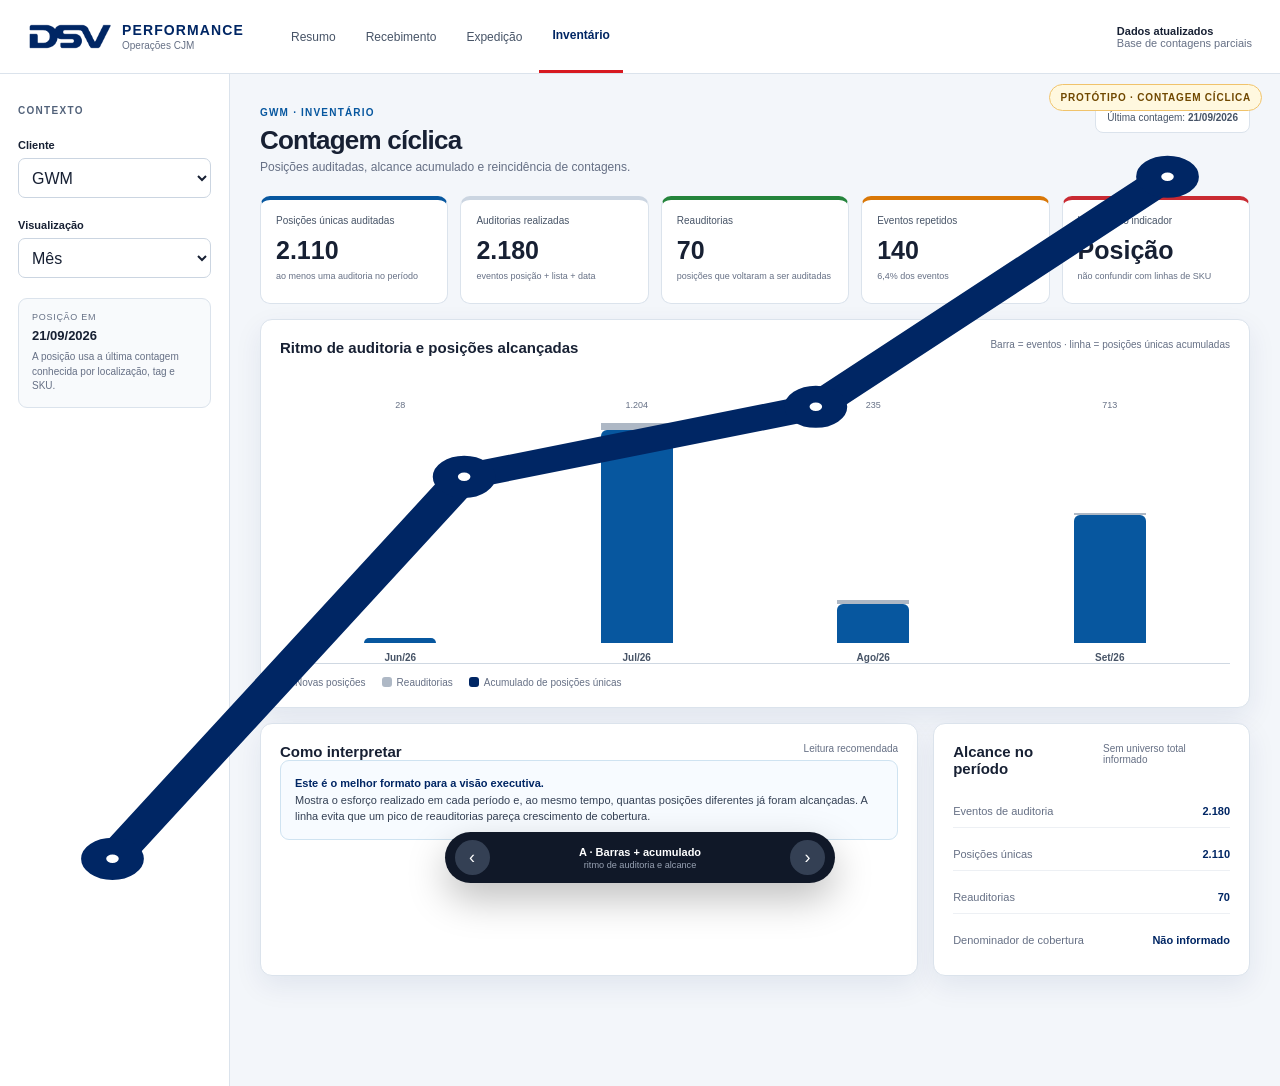
<file: dashboard_local/prototypes/inventory_cycle_prototypes.html>
<!doctype html>
<html lang="pt-BR">
<head>
  <meta charset="utf-8">
  <meta name="viewport" content="width=device-width, initial-scale=1">
  <link rel="icon" type="image/png" href="../assets/favicon.png?v=2">
  <title>Protótipo · Contagem cíclica</title>
  <!-- Três variantes da análise de posições auditadas, alternáveis por ?variant=A|B|C. -->
  <style>
    :root{--navy:#002664;--blue:#07579f;--sky:#7db7d6;--green:#24843b;--amber:#d97706;--red:#c92a32;--ink:#172033;--muted:#667085;--line:#dbe3ec;--soft:#f3f6fa;--surface:#fff;--shadow:0 10px 28px rgba(0,38,100,.08)}
    *{box-sizing:border-box}body{margin:0;background:var(--soft);color:var(--ink);font-family:"Segoe UI",Arial,sans-serif}button,select{font:inherit}button{cursor:pointer}:focus-visible{outline:3px solid #8cc8e8;outline-offset:2px}
    .flag{position:fixed;right:18px;top:84px;z-index:10;padding:7px 10px;border:1px solid #f0c36b;border-radius:999px;background:#fff8df;color:#704800;font-size:10px;font-weight:800;letter-spacing:.08em}.top{height:74px;display:flex;align-items:center;gap:34px;padding:0 28px;background:#fff;border-bottom:1px solid var(--line);position:sticky;top:0;z-index:5}.brand{display:flex;gap:10px;align-items:center;color:var(--navy)}.brand-logo{width:84px;height:auto;max-height:40px;object-fit:contain;object-position:left center}.mark{width:33px;height:8px;background:#d71920;transform:skew(-20deg)}.brand b{display:block;font-size:14px;letter-spacing:.08em}.brand small{display:block;color:var(--muted);font-size:10px;margin-top:2px}.tabs{display:flex;align-self:stretch;gap:4px}.tabs span{display:flex;align-items:center;padding:0 13px;font-size:12px;color:#475467}.tabs .active{color:var(--navy);font-weight:750;border-bottom:3px solid #d71920}.fresh{margin-left:auto;font-size:11px;color:var(--muted)}.fresh b{display:block;color:var(--ink)}
    .shell{display:grid;grid-template-columns:230px minmax(0,1fr);min-height:calc(100vh - 74px)}.side{background:#fff;border-right:1px solid var(--line);padding:26px 18px}.kicker{font-size:10px;font-weight:800;letter-spacing:.13em;color:#52627a}.field{display:block;margin-top:21px}.field span{display:block;margin-bottom:7px;font-size:11px;font-weight:700}.field select{width:100%;height:40px;border:1px solid #cbd5e1;border-radius:7px;background:#fff;padding:0 9px;color:var(--ink)}.context{margin-top:20px;padding:13px;border:1px solid var(--line);border-radius:9px;background:#f8fafc}.context small,.context b,.context span{display:block}.context small{color:var(--muted);font-size:9px;text-transform:uppercase;letter-spacing:.08em}.context b{margin-top:6px;font-size:13px}.context span{margin-top:7px;color:var(--muted);font-size:10px;line-height:1.45}
    main{min-width:0;padding:28px 30px 110px}.head{display:flex;justify-content:space-between;align-items:flex-start;gap:16px;margin-bottom:22px}.eyebrow{color:var(--blue);font-size:10px;font-weight:800;letter-spacing:.12em;text-transform:uppercase}.head h1{margin:5px 0 4px;font-size:26px;letter-spacing:-.03em}.head p{margin:0;color:var(--muted);font-size:12px}.asof{padding:9px 11px;background:#fff;border:1px solid var(--line);border-radius:8px;font-size:10px;color:#475467;white-space:nowrap}.panel{background:#fff;border:1px solid var(--line);border-radius:12px;box-shadow:var(--shadow);padding:19px}.panel-head{display:flex;justify-content:space-between;gap:14px;align-items:flex-start}.panel-head h2{margin:0;font-size:15px}.panel-head span{font-size:10px;color:var(--muted)}.kpis{display:grid;grid-template-columns:repeat(5,1fr);gap:12px;margin-bottom:15px}.kpi{min-height:108px;padding:15px;background:#fff;border:1px solid var(--line);border-radius:10px;border-top:4px solid #cbd5e1}.kpi.blue{border-top-color:var(--blue)}.kpi.amber{border-top-color:var(--amber)}.kpi.green{border-top-color:var(--green)}.kpi.red{border-top-color:var(--red)}.kpi small{display:block;color:#475467;font-size:10px}.kpi b{display:block;margin:10px 0 5px;font-size:25px}.kpi span{display:block;color:var(--muted);font-size:9px;line-height:1.35}
    .legend{display:flex;gap:16px;margin-top:13px;color:var(--muted);font-size:10px}.legend i{display:inline-block;width:10px;height:10px;border-radius:3px;margin-right:5px;vertical-align:-1px}.new{background:var(--blue)}.repeat{background:#aeb8c5}.line{background:var(--navy)}.bar-chart{height:290px;display:flex;align-items:flex-end;gap:20px;padding:26px 12px 0;border-bottom:1px solid #cfd8e2;margin-top:18px}.bar-group{height:100%;flex:1;min-width:70px;display:flex;flex-direction:column;justify-content:flex-end;align-items:center;position:relative}.bar-total{width:100%;height:100%;display:flex;flex-direction:column;justify-content:flex-end}.bar-seg{width:min(72px,80%);margin:0 auto}.bar-seg.new{background:var(--blue);border-radius:6px 6px 0 0}.bar-seg.repeat{background:#aeb8c5}.bar-label{margin-top:9px;color:#475467;font-size:10px;font-weight:700}.bar-note{position:absolute;top:0;color:var(--muted);font-size:9px}.cum-line{position:absolute;inset:25px 12px 32px;pointer-events:none}.cum-line svg{width:100%;height:100%;overflow:visible}.cum-line polyline{fill:none;stroke:var(--navy);stroke-width:3}.cum-line circle{fill:#fff;stroke:var(--navy);stroke-width:2}.value-tags{display:flex;justify-content:space-between;margin-top:10px;color:var(--muted);font-size:9px}.value-tags b{color:var(--navy)}
    .grid{display:grid;grid-template-columns:1.35fr .65fr;gap:15px;margin-top:15px}.callout{padding:14px;border-radius:9px;background:#f7fbff;border:1px solid #cfe3f1;color:#344054;font-size:11px;line-height:1.5}.callout b{color:var(--navy)}.table{margin-top:15px;overflow:auto;border:1px solid var(--line);border-radius:9px}.table table{width:100%;border-collapse:collapse;min-width:650px;font-size:10px}.table th{padding:10px;text-align:left;background:#f4f7fa;color:#475467}.table td{padding:10px;border-top:1px solid #edf0f3}.table td b,.table td small{display:block}.table td small{margin-top:3px;color:var(--muted);font-size:9px}
    /* Variant B */
    .b-layout{display:grid;grid-template-columns:1.1fr .9fr;gap:15px}.heatmap{display:grid;grid-template-columns:80px repeat(5,1fr);gap:5px;margin-top:18px;align-items:center}.heatmap span{font-size:9px;color:var(--muted)}.heatmap .day{text-align:center;font-weight:750}.cell{height:43px;border-radius:6px;background:#edf2f6;display:grid;place-items:center;color:#52627a;font-size:10px;font-weight:750}.l1{background:#d7ebf5}.l2{background:#a9d2e6}.l3{background:#6eafd0;color:#fff}.l4{background:var(--blue);color:#fff}.b-progress{display:flex;align-items:flex-end;gap:11px;height:240px;padding:20px 12px 0;border-bottom:1px solid #ccd6e1}.b-month{flex:1;text-align:center}.b-month div{height:180px;display:flex;align-items:flex-end;justify-content:center}.b-month i{width:42px;border-radius:6px 6px 0 0;background:var(--blue);display:block}.b-month b{display:block;margin-top:8px;font-size:10px}.b-month small{display:block;margin-top:4px;color:var(--muted);font-size:9px}.metric-list{display:grid;gap:10px;margin-top:18px}.metric-row{display:flex;justify-content:space-between;gap:12px;padding:10px 0;border-bottom:1px solid #edf0f4;font-size:11px}.metric-row:last-child{border-bottom:0}.metric-row span{color:var(--muted)}.metric-row b{color:var(--navy)}
    /* Variant C */
    .c-hero{display:grid;grid-template-columns:1fr auto;gap:20px;padding:23px;border-radius:13px;background:var(--navy);color:#fff;box-shadow:var(--shadow)}.c-hero h2{margin:7px 0 5px;font-size:21px}.c-hero p{margin:0;max-width:600px;color:#c9dced;font-size:11px;line-height:1.5}.c-hero .big{font-size:42px;font-weight:800;text-align:right}.c-hero small{display:block;color:#c9dced;text-align:right;font-size:9px}.c-grid{display:grid;grid-template-columns:1fr 1fr;gap:15px;margin-top:15px}.rank{display:grid;gap:9px;margin-top:18px}.rank-row{display:grid;grid-template-columns:25px 1fr 70px;gap:8px;align-items:center;font-size:10px}.rank-row>span:first-child{color:var(--muted);font-weight:800}.rank-row b{text-align:right}.rank-bar{height:8px;border-radius:99px;background:#edf1f5;overflow:hidden}.rank-bar i{display:block;height:100%;background:var(--red);border-radius:99px}.timeline{position:relative;margin-top:21px;padding-left:22px}.timeline:before{content:"";position:absolute;left:6px;top:4px;bottom:4px;border-left:2px solid #d7e1ea}.event{position:relative;padding:0 0 18px 13px}.event:before{content:"";position:absolute;left:-21px;top:1px;width:10px;height:10px;border-radius:50%;background:var(--blue);box-shadow:0 0 0 4px #e5f1f8}.event b{font-size:11px}.event span{display:block;margin-top:3px;color:var(--muted);font-size:10px}
    .switcher{position:fixed;left:50%;bottom:17px;z-index:20;transform:translateX(-50%);display:flex;align-items:center;gap:10px;padding:8px 10px;border-radius:999px;background:#101828;color:#fff;box-shadow:0 16px 38px rgba(0,0,0,.25)}.switcher button{width:35px;height:35px;border:0;border-radius:50%;background:#344054;color:#fff;font-size:18px}.switcher b{min-width:280px;text-align:center;font-size:11px}.switcher small{display:block;margin-top:2px;color:#98a2b3;font-weight:400}
    @media(max-width:1050px){.shell{grid-template-columns:1fr}.side{display:none}.kpis{grid-template-columns:repeat(3,1fr)}.grid,.b-layout,.c-grid{grid-template-columns:1fr}.top{padding:0 16px}.tabs{margin-left:auto}.fresh{display:none}}
    @media(max-width:620px){main{padding:22px 14px 100px}.head{display:block}.asof{display:inline-block;margin-top:12px}.kpis{grid-template-columns:1fr 1fr}.bar-chart{gap:8px}.bar-group{min-width:50px}.switcher b{min-width:190px}.switcher small{display:none}.c-hero{grid-template-columns:1fr}.c-hero .big,.c-hero small{text-align:left}.heatmap{grid-template-columns:55px repeat(5,1fr)}.tabs span:not(.active){display:none}}
  </style>
</head>
<body>
  <div class="flag">PROTÓTIPO · CONTAGEM CÍCLICA</div>
  <header class="top"><div class="brand"><img class="brand-logo" src="../assets/dsv-logo.png" alt="DSV"><div><b>PERFORMANCE</b><small>Operações CJM</small></div></div><nav class="tabs"><span>Resumo</span><span>Recebimento</span><span>Expedição</span><span class="active">Inventário</span></nav><div class="fresh"><b>Dados atualizados</b><span>Base de contagens parciais</span></div></header>
  <div class="shell"><aside class="side"><span class="kicker">CONTEXTO</span><label class="field"><span>Cliente</span><select id="client"><option value="GWM">GWM</option><option value="ALL">Todos os clientes</option></select></label><label class="field"><span>Visualização</span><select id="level"><option value="month">Mês</option><option value="week">Semana</option><option value="day">Dia</option></select></label><div class="context"><small>Posição em</small><b>21/09/2026</b><span>A posição usa a última contagem conhecida por localização, tag e SKU.</span></div></aside><main id="app"></main></div>
  <div class="switcher"><button id="prev" aria-label="Variante anterior">‹</button><b id="variantName">A · Barras + acumulado<small>ritmo de auditoria e alcance</small></b><button id="next" aria-label="Próxima variante">›</button></div>
  <script>
    const DATA={GWM:{label:'GWM',months:[['Jun/26',28,0,28],['Jul/26',1166,38,1194],['Ago/26',214,21,1408],['Set/26',702,11,2110]],events:2180,positions:2110,revisited:70,repeatEvents:140,top:[['B05-023-110',24],['B05-025-110',18],['B04-018-101',15],['B03-007-210',12],['B01-001-102',9]]},ALL:{label:'Todos os clientes',months:[['Jun/26',247,0,247],['Jul/26',3626,824,3873],['Ago/26',1145,5061,5018],['Set/26',1767,4372,6785]],events:17042,positions:6785,revisited:2932,repeatEvents:13189,top:[['B05-023-110',312],['CO-PALLET-09',276],['B01-001-102',194],['B04-018-101',161],['B03-007-210',133]]}};
    const NAMES={A:['A · Barras + acumulado','ritmo de auditoria e alcance'],B:['B · Heatmap de atividade','concentração por período'],C:['C · Foco em cobertura','resultado e retrabalho']};
    const params=new URLSearchParams(location.search);let variant=(params.get('variant')||'A').toUpperCase();if(!NAMES[variant])variant='A';
    const selected=()=>DATA[document.getElementById('client').value];
    function baseHead(d){return `<div class="head"><div><span class="eyebrow">${d.label} · INVENTÁRIO</span><h1>Contagem cíclica</h1><p>Posições auditadas, alcance acumulado e reincidência de contagens.</p></div><div class="asof">Última contagem: <b>21/09/2026</b></div></div>`}
    function kpis(d){return `<section class="kpis"><article class="kpi blue"><small>Posições únicas auditadas</small><b>${d.positions.toLocaleString('pt-BR')}</b><span>ao menos uma auditoria no período</span></article><article class="kpi"><small>Auditorias realizadas</small><b>${d.events.toLocaleString('pt-BR')}</b><span>eventos posição + lista + data</span></article><article class="kpi green"><small>Reauditorias</small><b>${d.revisited.toLocaleString('pt-BR')}</b><span>posições que voltaram a ser auditadas</span></article><article class="kpi amber"><small>Eventos repetidos</small><b>${d.repeatEvents.toLocaleString('pt-BR')}</b><span>${(d.repeatEvents/d.events*100).toLocaleString('pt-BR',{maximumFractionDigits:1})}% dos eventos</span></article><article class="kpi red"><small>Unidade do indicador</small><b>Posição</b><span>não confundir com linhas de SKU</span></article></section>`}
    function variantA(d){const max=Math.max(...d.months.map(x=>x[1]+x[2]));const pts=d.months.map((x,i)=>{const x0=8+i*28;const y=100-(x[3]/d.positions*82);return `${x0},${y}`}).join(' ');return `${baseHead(d)}${kpis(d)}<section class="panel"><div class="panel-head"><h2>Ritmo de auditoria e posições alcançadas</h2><span>Barra = eventos · linha = posições únicas acumuladas</span></div><div class="bar-chart">${d.months.map(x=>`<div class="bar-group"><span class="bar-note">${(x[1]+x[2]).toLocaleString('pt-BR')}</span><div class="bar-total"><i class="bar-seg repeat" style="height:${x[2]/max*220}px"></i><i class="bar-seg new" style="height:${x[1]/max*220}px"></i></div><span class="bar-label">${x[0]}</span></div>`).join('')}<div class="cum-line"><svg viewBox="0 0 100 100" preserveAspectRatio="none"><polyline points="${pts}"/>${d.months.map((x,i)=>`<circle cx="${8+i*28}" cy="${100-(x[3]/d.positions*82)}" r="1.5"/>`).join('')}</svg></div></div><div class="legend"><span><i class="new"></i>Novas posições</span><span><i class="repeat"></i>Reauditorias</span><span><i class="line"></i>Acumulado de posições únicas</span></div></section><div class="grid"><article class="panel"><div class="panel-head"><h2>Como interpretar</h2><span>Leitura recomendada</span></div><div class="callout"><b>Este é o melhor formato para a visão executiva.</b><br>Mostra o esforço realizado em cada período e, ao mesmo tempo, quantas posições diferentes já foram alcançadas. A linha evita que um pico de reauditorias pareça crescimento de cobertura.</div></article><article class="panel"><div class="panel-head"><h2>Alcance no período</h2><span>Sem universo total informado</span></div><div class="metric-list"><div class="metric-row"><span>Eventos de auditoria</span><b>${d.events.toLocaleString('pt-BR')}</b></div><div class="metric-row"><span>Posições únicas</span><b>${d.positions.toLocaleString('pt-BR')}</b></div><div class="metric-row"><span>Reauditorias</span><b>${d.revisited.toLocaleString('pt-BR')}</b></div><div class="metric-row"><span>Denominador de cobertura</span><b>Não informado</b></div></div></article></div>`}
    function variantB(d){return `${baseHead(d)}${kpis(d)}<div class="b-layout"><section class="panel"><div class="panel-head"><h2>Mapa de atividade de auditoria</h2><span>Intensidade por mês e dia da semana</span></div><div class="heatmap"><span></span>${['Seg','Ter','Qua','Qui','Sex'].map(x=>`<span class="day">${x}</span>`).join('')}${d.months.map((m,i)=>`<span>${m[0]}</span>${[0,1,2,3,4].map(j=>`<i class="cell l${Math.min(4,1+((m[1]+m[2]+j*37+i*19)%4))}">${Math.round((m[1]+m[2])/(5-j*.6)).toLocaleString('pt-BR')}</i>`).join('')}`).join('')}</div><div class="legend"><span><i class="new"></i>Menor volume</span><span><i class="line"></i>Maior volume</span></div></section><section class="panel"><div class="panel-head"><h2>Posições únicas por mês</h2><span>Acumulado visual</span></div><div class="b-progress">${d.months.map(x=>`<div class="b-month"><div><i style="height:${x[3]/d.positions*180}px"></i></div><b>${x[3].toLocaleString('pt-BR')}</b><small>${x[0]}</small></div>`).join('')}</div><div class="callout" style="margin-top:15px"><b>Este formato ajuda a localizar concentração operacional.</b><br>É útil quando a pergunta é “em quais dias a equipe auditou mais?”, mas exige tooltip para explicar novas posições versus reauditorias.</div></section></div><section class="panel" style="margin-top:15px"><div class="panel-head"><h2>Detalhamento recomendado ao clicar em um mês</h2><span>próximo nível: semana → dia → lista</span></div><div class="table"><table><thead><tr><th>Período</th><th>Eventos</th><th>Novas posições</th><th>Reauditorias</th><th>Acumulado</th></tr></thead><tbody>${d.months.map(x=>`<tr><td><b>${x[0]}</b></td><td>${(x[1]+x[2]).toLocaleString('pt-BR')}</td><td>${x[1].toLocaleString('pt-BR')}</td><td>${x[2].toLocaleString('pt-BR')}</td><td>${x[3].toLocaleString('pt-BR')}</td></tr>`).join('')}</tbody></table></div></section>`}
    function variantC(d){const max=d.top[0][1];return `${baseHead(d)}<section class="c-hero"><div><span class="eyebrow" style="color:#9dd4ef">FOCO DA OPERAÇÃO</span><h2>O que foi auditado e onde há retrabalho</h2><p>Use esta visão quando a prioridade for decidir quais posições precisam de ação, depois de medir o ritmo da contagem.</p></div><div><div class="big">${d.positions.toLocaleString('pt-BR')}</div><small>posições únicas alcançadas</small></div></section><div class="c-grid"><article class="panel"><div class="panel-head"><h2>Locais mais revisitados</h2><span>posição física</span></div><div class="rank">${d.top.map((x,i)=>`<div class="rank-row"><span>${String(i+1).padStart(2,'0')}</span><div><b>${x[0]}</b><div class="rank-bar"><i style="width:${x[1]/max*100}%"></i></div></div><b>${x[1]} auditorias</b></div>`).join('')}</div><div class="callout" style="margin-top:20px"><b>Este formato prioriza a ação.</b><br>Ele deixa o volume de auditoria em segundo plano e destaca locais que podem indicar divergência ou retrabalho.</div></article><article class="panel"><div class="panel-head"><h2>Jornada de uma posição</h2><span>exemplo de leitura</span></div><div class="timeline"><div class="event"><b>Primeira contagem</b><span>Posição entra no universo observado.</span></div><div class="event"><b>Recontagem</b><span>A mesma posição aparece em uma nova lista.</span></div><div class="event"><b>Conferência da divergência</b><span>Found, Lost ou OK orientam a ação.</span></div><div class="event"><b>Próxima ação</b><span>Detalhar SKU, tag e diferença.</span></div></div></article></div><section class="panel" style="margin-top:15px"><div class="panel-head"><h2>Quando usar esta variante</h2><span>visão operacional</span></div><div class="callout"><b>Escolha C se o cliente precisa agir sobre exceções.</b> Ela é menos adequada para acompanhar produtividade diária, mas melhor para priorizar locais com muitas revisitas.</div></section>`}
    function render(){const d=selected();document.getElementById('app').innerHTML=variant==='A'?variantA(d):variant==='B'?variantB(d):variantC(d);document.getElementById('variantName').innerHTML=`${NAMES[variant][0]}<small>${NAMES[variant][1]}</small>`;document.title=`${NAMES[variant][0]} · Contagem cíclica`}
    function setVariant(next){variant=next;history.replaceState(null,'',`?variant=${variant}`);render()}
    document.getElementById('client').addEventListener('change',render);document.getElementById('level').addEventListener('change',()=>{document.getElementById('level').value='month';render()});document.getElementById('prev').addEventListener('click',()=>setVariant(variant==='A'?'C':variant==='B'?'A':'B'));document.getElementById('next').addEventListener('click',()=>setVariant(variant==='A'?'B':variant==='B'?'C':'A'));document.addEventListener('keydown',e=>{if(['INPUT','SELECT','TEXTAREA'].includes(document.activeElement.tagName))return;if(e.key==='ArrowLeft')setVariant(variant==='A'?'C':variant==='B'?'A':'B');if(e.key==='ArrowRight')setVariant(variant==='A'?'B':variant==='B'?'C':'A')});render();
  </script>
</body>
</html>
</file>
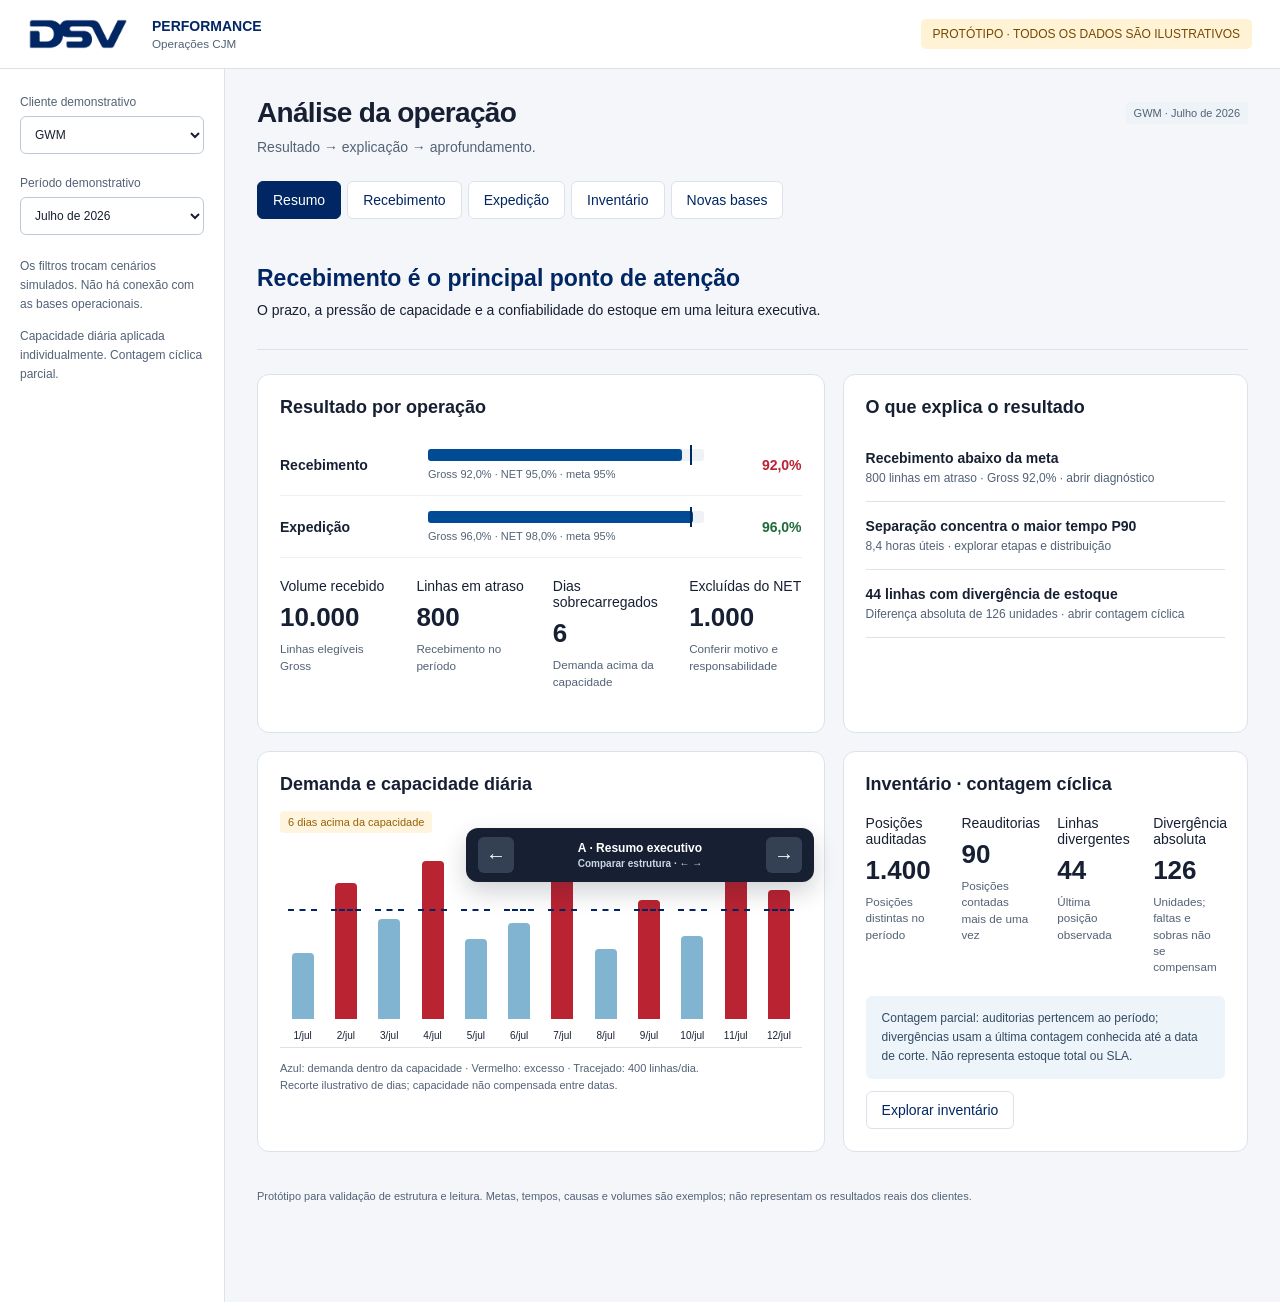
<file: dashboard_local/prototypes/prototype_analise_logistica.html>
<!doctype html>
<html lang="pt-BR">
<head>
<meta charset="utf-8"><meta name="viewport" content="width=device-width, initial-scale=1">
<title>Protótipo · Análise logística</title><link rel="icon" href="../assets/favicon.png">
<style>
:root{--navy:#002664;--blue:#004b93;--ink:#172033;--muted:#536277;--line:#dce2ea;--bg:#f4f6f9;--red:#b92332;--green:#216b39;--amber:#986006}*{box-sizing:border-box}body{margin:0;background:var(--bg);color:var(--ink);font:14px 'Segoe UI',Arial,sans-serif}button,select{font:inherit}button{cursor:pointer}button:focus-visible,select:focus-visible,summary:focus-visible{outline:3px solid #76b5de;outline-offset:3px}header{background:white;border-bottom:1px solid var(--line);padding:18px 28px;display:flex;align-items:center;gap:24px}header img{width:100px;height:auto}header b{color:var(--navy)}header small{display:block;color:var(--muted);margin-top:3px}.demo{margin-left:auto;color:#754800;background:#fff2d5;padding:8px 12px;border-radius:5px;font-size:12px}.shell{display:grid;grid-template-columns:225px 1fr}aside{padding:26px 20px;background:white;border-right:1px solid var(--line)}label{display:block;color:var(--muted);font-size:12px;margin-bottom:22px}select{display:block;width:100%;margin-top:7px;padding:10px;border:1px solid #bec9d7;border-radius:6px;background:white;color:var(--ink)}aside p{font-size:12px;line-height:1.6;color:var(--muted)}main{padding:28px 32px 100px;min-width:0;max-width:1600px}.title{display:flex;justify-content:space-between;gap:20px;align-items:center}h1{font-size:28px;letter-spacing:-.025em;margin:0}h2{font-size:18px;margin:0 0 16px}h3{font-size:14px;margin:0 0 9px}p{line-height:1.55}.muted,.subtitle{color:var(--muted)}.subtitle{margin:8px 0 22px}.nav{display:flex;gap:6px;flex-wrap:wrap;margin-bottom:24px}.nav button,.plain{border:1px solid var(--line);background:white;padding:10px 15px;border-radius:6px;color:var(--navy)}.nav .active,.primary{background:var(--navy);color:white;border:1px solid var(--navy);border-radius:6px;padding:10px 15px}.panel{padding:22px;background:white;border:1px solid var(--line);border-radius:12px;margin-bottom:18px}.two{display:grid;grid-template-columns:1.4fr 1fr;gap:18px}.two .panel{min-width:0}.score{font-size:36px;font-weight:750;letter-spacing:-.035em;font-variant-numeric:tabular-nums}.good{color:var(--green)}.warn{color:var(--amber)}.bad{color:var(--red)}.tag{font-size:11px;padding:5px 8px;border-radius:4px;background:#eef3f8;color:var(--muted);display:inline-block}.tag.bad{color:var(--red);background:#fcebed}.tag.good{color:var(--green);background:#edf6ee}.tag.warn{color:var(--amber);background:#fff5df}.metrics{display:grid;grid-template-columns:repeat(4,1fr);gap:24px;margin:20px 0}.metrics>div{min-width:0}.metrics strong{display:block;font-size:26px;margin:8px 0;font-variant-numeric:tabular-nums}.metrics small{display:block;color:var(--muted);line-height:1.4}.lead{padding:22px 0 28px;border-bottom:1px solid var(--line);margin-bottom:24px}.lead h2{font-size:23px;color:var(--navy);margin-bottom:8px}.lead p{margin:0;max-width:80ch}.row{display:grid;grid-template-columns:130px 1fr 80px;align-items:center;gap:18px;padding:15px 0;border-bottom:1px solid #edf0f4}.row:last-child{border:0}.track{position:relative;background:#eef1f5;height:12px;border-radius:3px}.track i{display:block;height:100%;background:var(--blue);border-radius:3px}.track em{position:absolute;top:-4px;height:20px;border-left:2px solid var(--navy)}.row small{display:block;font-size:11px;color:var(--muted);margin-top:7px}.row>strong{text-align:right}.chart{height:215px;display:flex;align-items:flex-end;gap:14px;padding:20px 8px 28px;border-bottom:1px solid var(--line)}.column{height:100%;flex:1;position:relative;display:flex;align-items:flex-end;justify-content:center;min-width:28px}.column i{width:75%;display:block;background:#81b4d0;border-radius:4px 4px 0 0}.column.over i{background:var(--red)}.column em{position:absolute;bottom:65%;left:0;right:0;border-top:2px dashed var(--navy)}.column small{position:absolute;bottom:-22px;font-size:10px;white-space:nowrap}.legend{font-size:11px;color:var(--muted);margin:12px 0 0}.action{display:block;background:none;border:0;border-bottom:1px solid var(--line);padding:16px 0;width:100%;text-align:left;color:var(--ink)}.action strong,.action span{display:block}.action span{font-size:12px;color:var(--muted);margin-top:5px}.action:hover strong{color:var(--blue)}.heat{display:grid;grid-template-columns:60px repeat(5,1fr);gap:5px;margin-top:18px;font-size:11px;align-items:center}.heat i{height:29px;display:grid;place-items:center;background:#d9ebf4;border-radius:3px;font-style:normal}.heat .hot{background:var(--blue);color:white}.heat .medium{background:#8cbbd5;color:#143654}.notice{font-size:12px;background:#edf4fa;padding:13px 16px;line-height:1.6;color:#344b64;border-radius:6px}.journey{display:grid;grid-template-columns:repeat(4,1fr);gap:0;margin:25px 0}.journey button{background:white;text-align:left;border:1px solid var(--line);padding:24px 18px;color:var(--ink);min-width:0}.journey button:hover,.journey button.selected{background:#edf4fa;border-color:var(--blue)}.journey span{display:block;color:var(--muted);font-size:12px;margin:8px 0}.journey b{font-size:25px}.journey small{display:block;margin-top:14px;color:var(--muted)}.matrix{width:100%;border-collapse:collapse;font-size:13px}.matrix th{text-align:left;color:var(--muted);background:#f5f7fa;font-weight:600}.matrix td,.matrix th{padding:16px 12px;border-bottom:1px solid var(--line)}.table-scroll{overflow:auto}.matrix td small{display:block;color:var(--muted);margin-top:5px}.pending{background:#f8fafc;border:1px dashed #aab7c6;padding:16px;border-radius:8px}.pending p{font-size:12px;color:var(--muted);margin:8px 0 0}.switch{position:fixed;bottom:18px;left:50%;transform:translateX(-50%);display:flex;gap:16px;align-items:center;background:#172033;color:white;padding:9px 12px;border-radius:12px;box-shadow:0 10px 25px #17203333;z-index:5}.switch button{border:0;background:#344054;color:white;width:36px;height:36px;border-radius:6px;font-size:20px}.switch b{min-width:220px;text-align:center;font-size:12px}.switch small{display:block;color:#c8d6e7;font-size:10px;margin-top:3px}details{margin-top:20px;color:var(--muted);font-size:12px;line-height:1.6}summary{cursor:pointer;color:var(--navy);font-weight:600}footer{font-size:11px;color:var(--muted);margin-top:20px}#view{animation:appear .2s ease-out}@keyframes appear{from{opacity:.7}to{opacity:1}}@media(max-width:1000px){.shell{grid-template-columns:1fr}aside{display:flex;gap:18px;flex-wrap:wrap;padding:14px 24px;border-bottom:1px solid var(--line)}aside label{margin:0;flex:1;min-width:150px}aside p{display:none}.two{grid-template-columns:1fr}.metrics{gap:15px}.journey{grid-template-columns:1fr 1fr}}@media(max-width:600px){header{padding:15px;flex-wrap:wrap;gap:12px}.demo{margin-left:0}main{padding:24px 16px 105px}.metrics{grid-template-columns:1fr 1fr}.journey{grid-template-columns:1fr}.row{grid-template-columns:85px 1fr 58px;gap:10px}.switch{gap:8px;max-width:96vw}.switch b{min-width:190px}.title{display:block}h1{font-size:24px}.panel{padding:16px}}@media(prefers-reduced-motion:reduce){#view{animation:none}}
</style></head>
<body><header><img src="../assets/dsv-logo.png" alt="DSV"><div><b>PERFORMANCE</b><small>Operações CJM</small></div><span class="demo">PROTÓTIPO · TODOS OS DADOS SÃO ILUSTRATIVOS</span></header>
<div class="shell"><aside><label>Cliente demonstrativo<select id="client"><option>GWM</option><option>ASUS</option></select></label><label>Período demonstrativo<select id="period"><option value="month">Julho de 2026</option><option value="week">13 a 17 de julho de 2026</option></select></label><p>Os filtros trocam cenários simulados. Não há conexão com as bases operacionais.</p><p>Capacidade diária aplicada individualmente. Contagem cíclica parcial.</p></aside><main><div class="title"><h1>Análise da operação</h1><span class="tag" id="context"></span></div><p class="subtitle" id="intent"></p><nav class="nav" aria-label="Seções do protótipo"><button data-tab="Resumo">Resumo</button><button data-tab="Recebimento">Recebimento</button><button data-tab="Expedição">Expedição</button><button data-tab="Inventário">Inventário</button><button data-tab="Novas bases">Novas bases</button></nav><div id="view"></div><footer>Protótipo para validação de estrutura e leitura. Metas, tempos, causas e volumes são exemplos; não representam os resultados reais dos clientes.</footer></main></div>
<div class="switch" aria-label="Comparar propostas"><button id="prev" aria-label="Proposta anterior">←</button><b id="variantName"></b><button id="next" aria-label="Próxima proposta">→</button></div>
<script>
// Three separate compositions inside the existing dashboard shell; simulation only.
const names={A:'Resumo executivo',B:'Jornada do processo',C:'Prioridades de ação'};
let variant=new URLSearchParams(location.search).get('variant')||'A';if(!names[variant])variant='A';let tab='Resumo',stage=1;
const n=v=>v.toLocaleString('pt-BR'), p=v=>v.toFixed(1).replace('.',',')+'%';
function data(){const week=document.getElementById('period').value==='week',asus=document.getElementById('client').value==='ASUS';return {gross:asus?94:92,net:asus?96:95,lines:week?2000:10000,late:asus?(week?120:600):(week?160:800),excluded:week?200:1000,over:week?2:6,positions:week?320:1400,revisit:week?18:90,div:week?12:44,abs:week?38:126,first:asus?98.2:97.4};}
const metric=(title,value,note)=>`<div title="${note}"><span>${title}</span><strong>${value}</strong><small>${note}</small></div>`;
function scoreRows(d){return ['Recebimento','Expedição'].map((x,i)=>`<div class="row"><b>${x}</b><div><div class="track"><i style="width:${d.gross+i*4}%"></i><em style="left:95%" title="Meta ilustrativa: 95%"></em></div><small>Gross ${p(d.gross+i*4)} · NET ${p(d.net+i*3)} · meta 95%</small></div><strong class="${i?'good':'bad'}">${p(d.gross+i*4)}</strong></div>`).join('');}
function capacity(d){const values=document.getElementById('period').value==='week'?[56,82,46,90,60]:[40,82,60,95,48,58,88,42,72,50,96,78];return `<h2>Demanda e capacidade diária</h2><span class="tag warn">${d.over} dias acima da capacidade</span><div class="chart">${values.map((v,i)=>`<div class="column ${v>65?'over':''}" title="Exemplo ilustrativo · demanda ${n(Math.round(v/65*400))} linhas · capacidade 400 linhas/dia"><i style="height:${v}%"></i><em></em><small>${document.getElementById('period').value==='week'?13+i:i+1}/jul</small></div>`).join('')}</div><p class="legend">Azul: demanda dentro da capacidade · Vermelho: excesso · Tracejado: 400 linhas/dia.<br>Recorte ilustrativo de dias; capacidade não compensada entre datas.</p>`;}
function reasons(d){return `<h2>O que explica o resultado</h2><button class="action" data-tab="Recebimento"><strong>Recebimento abaixo da meta</strong><span>${n(d.late)} linhas em atraso · Gross ${p(d.gross)} · abrir diagnóstico</span></button><button class="action" data-tab="Expedição"><strong>Separação concentra o maior tempo P90</strong><span>8,4 horas úteis · explorar etapas e distribuição</span></button><button class="action" data-tab="Inventário"><strong>${n(d.div)} linhas com divergência de estoque</strong><span>Diferença absoluta de ${n(d.abs)} unidades · abrir contagem cíclica</span></button>`;}
function inventory(d,full=false){return `<h2>Inventário · contagem cíclica</h2><div class="metrics">${metric('Posições auditadas',n(d.positions),'Posições distintas no período')}${metric('Reauditorias',n(d.revisit),'Posições contadas mais de uma vez')}${metric('Linhas divergentes',n(d.div),'Última posição observada')}${metric('Divergência absoluta',n(d.abs),'Unidades; faltas e sobras não se compensam')}</div>${full?`<div class="two"><div><h3>Atividade de auditoria</h3><div class="heat"><span></span>${['Seg','Ter','Qua','Qui','Sex'].map(x=>`<span>${x}</span>`).join('')}${[1,2,3].map((w)=>`<span>Semana ${w}</span>${[18,42,64,32,28].map((v,i)=>`<i class="${i===2?'hot':i===1?'medium':''}">${v+w}</i>`).join('')}`).join('')}</div><p class="legend">Recorte ilustrativo · eventos de posição por lista e dia.</p></div><div class="pending"><h3>Primeira contagem e reincidência</h3><div class="score">${p(d.first)}</div><p>Acuracidade ilustrativa da primeira contagem. Confirmar identificação de contagem inicial, recontagem e ajustes na fonte antes de calcular.</p></div></div>`:''}<p class="notice">Contagem parcial: auditorias pertencem ao período; divergências usam a última contagem conhecida até a data de corte. Não representa estoque total ou SLA.</p>${!full?'<button class="plain" data-tab="Inventário">Explorar inventário</button>':''}`;}
function variantA(d){return `<div class="lead"><h2>Recebimento é o principal ponto de atenção</h2><p>O prazo, a pressão de capacidade e a confiabilidade do estoque em uma leitura executiva.</p></div><div class="two"><section class="panel"><h2>Resultado por operação</h2>${scoreRows(d)}<div class="metrics">${metric('Volume recebido',n(d.lines),'Linhas elegíveis Gross')}${metric('Linhas em atraso',n(d.late),'Recebimento no período')}${metric('Dias sobrecarregados',d.over,'Demanda acima da capacidade')}${metric('Excluídas do NET',n(d.excluded),'Conferir motivo e responsabilidade')}</div></section><section class="panel">${reasons(d)}</section></div><div class="two"><section class="panel">${capacity(d)}</section><section class="panel">${inventory(d)}</section></div>`;}
function journey(){const inbound=tab==='Recebimento';const stages=inbound?['Pré-aviso','Liberação','Recebimento','Finalização']:['Liberação','Processamento','Separação','Disponível na doca'];return `<div class="journey">${stages.map((name,i)=>`<button data-stage="${i}" class="${stage===i?'selected':''}" aria-pressed="${stage===i}"><h3>${name}</h3><span>${(inbound?['Creation → Released','Released → In Progress','In Progress → Finish','Finish']:['Creation → Released','Allocated → In Progress','In Progress → Ready to Load','Ready to Load'])[i]}</span><b>${['1,2 h','2,6 h','8,4 h','96,0%'][i]}</b><small>${i===3?'Gross · evento final ilustrativo':'P90 da etapa · horas úteis'}</small></button>`).join('')}</div><section class="panel"><h2>${stages[stage]}: leitura do desvio</h2><div class="metrics">${metric('Mediana',stage===2?'3,1 h':'1,1 h','Tempo típico da etapa')}${metric('P90',stage===2?'8,4 h':'2,6 h','90% concluídos em até esse tempo')}${metric('Atraso P90','10,2 h','Horas úteis após o vencimento')}${metric('Cobertura','98,6%','Registros com timestamps válidos')}</div><p class="notice">Etapas e cortes configuráveis por cliente. P90 das etapas não pode ser somado para obter o P90 total. Participação nos atrasos é associação; não comprova a causa.</p></section>`;}
function variantB(d){return `<div class="lead"><h2>Do início configurado até a doca</h2><p>Resultado final acompanhado do tempo consumido em cada trecho. Selecione uma etapa para examinar o desvio.</p></div>${journey()}<div class="two"><section class="panel"><h2>Compromisso com o cliente</h2>${scoreRows(d)}</section><section class="panel">${reasons(d)}</section></div><section class="panel">${inventory(d)}</section>`;}
function variantC(d){return `<div class="lead"><h2>Onde agir primeiro</h2><p>Uma pauta de reunião operacional: desvio, impacto e próxima investigação.</p></div><section class="panel"><h2>Prioridades do período</h2><div class="table-scroll"><table class="matrix"><thead><tr><th>Prioridade</th><th>Sinal observado</th><th>Impacto ilustrativo</th><th>Próxima investigação</th></tr></thead><tbody><tr><td><span class="tag bad">Alta</span></td><td>Prazo no recebimento<small>Gross ${p(d.gross)} / meta 95%</small></td><td>${n(d.late)} linhas atrasadas</td><td><button class="plain" data-tab="Recebimento">Investigar etapas</button></td></tr><tr><td><span class="tag warn">Atenção</span></td><td>Pressão de capacidade<small>${d.over} dias acima do limite</small></td><td>${n(d.excluded)} linhas excluídas do NET</td><td><button class="plain" data-tab="Expedição">Conferir demanda</button></td></tr><tr><td><span class="tag warn">Atenção</span></td><td>Divergência de estoque<small>${n(d.div)} linhas com diferença</small></td><td>${n(d.abs)} unidades de diferença absoluta</td><td><button class="plain" data-tab="Inventário">Examinar contagens</button></td></tr></tbody></table></div></section><div class="two"><section class="panel"><h2>Prazos por operação</h2>${scoreRows(d)}</section><section class="panel">${inventory(d)}</section></div>`;}
function operation(d){if(tab==='Expedição')d={...d,gross:d.gross+4,net:d.net+3,late:Math.round(d.lines*(1-(d.gross+4)/100))};return `<section class="panel"><h2>${tab} · compromisso e responsabilidade</h2><div class="metrics">${metric('Performance Gross',p(d.gross),`${n(d.lines-d.late)} de ${n(d.lines)} linhas no prazo`)}${metric('Performance NET',p(d.net),`${n((d.lines-d.excluded)*d.net/100)} de ${n(d.lines-d.excluded)} linhas no prazo`)}${metric('Linhas excluídas',n(d.excluded),'10% do Gross · exemplo de capacidade')}${metric('Meta SLA','95,0%','Meta ilustrativa por cliente')}</div><p class="notice">Resultado consolidado pelos volumes. Exemplo: das exclusões, ${n(Math.round(d.late-(d.lines-d.excluded)*(1-d.net/100)))} linhas são atrasadas. Revisar a elegibilidade das demais antes da implementação.</p></section><div class="two"><section class="panel">${capacity(d)}</section><section class="panel"><h2>Quanto os atrasos pesam</h2>${[['Até 2h úteis',45],['2 a 8h úteis',35],['Acima de 8h',20]].map(([label,value])=>`<div class="row"><span>${label}</span><div class="track"><i style="width:${value}%"></i></div><strong>${value}%</strong></div>`).join('')}<p class="legend">Distribuição ilustrativa de pedidos atrasados. P90 de atraso: 10,2 horas úteis.</p></section></div>${journey()}<details><summary>Definições para validar</summary>Gross por linhas e por pedidos devem aparecer separadamente. NET segue critérios contratuais aprovados. Calendário útil, início, fim e corte são definidos por cliente e Owner. Os eventos ilustrados serão substituídos pelos eventos configurados para cada operação.</details>`;}
function pending(){return `<section class="panel"><h2>Indicadores que precisam de base complementar</h2><p class="muted">Não apresentar zero quando a informação ainda não existe.</p><div class="table-scroll"><table class="matrix"><thead><tr><th>Indicador</th><th>O que precisamos</th><th>Exibição proposta</th></tr></thead><tbody><tr><td>Backlog e envelhecimento</td><td>Pedidos abertos, início e vencimento</td><td>Sem fonte de abertos</td></tr><tr><td>Cobertura do plano de contagem</td><td>Posições previstas e frequência de auditoria</td><td>Plano não informado</td></tr><tr><td>Acuracidade da primeira contagem</td><td>Sequência original de contagens antes dos ajustes</td><td>Validar identificação da primeira contagem</td></tr><tr><td>Resolução de divergências</td><td>Abertura, status e encerramento da investigação</td><td>Sem registro de resolução</td></tr></tbody></table></div><p class="notice">Esta seção é uma proposta administrativa. Na visão do cliente, mostramos somente indicadores disponíveis e suas limitações relevantes.</p></section>`;}
function render(){const d=data();document.getElementById('context').textContent=document.getElementById('client').value+' · '+document.getElementById('period').selectedOptions[0].text;document.getElementById('intent').textContent={A:'Resultado → explicação → aprofundamento.',B:'Jornada → gargalo → impacto no prazo.',C:'Prioridade → impacto → investigação.'}[variant];document.querySelectorAll('[data-tab]').forEach(b=>{b.classList.toggle('active',b.dataset.tab===tab);});document.getElementById('view').innerHTML=tab==='Resumo'?({A:variantA,B:variantB,C:variantC}[variant])(d):tab==='Inventário'?`<section class="panel">${inventory(d,true)}</section>`:tab==='Novas bases'?pending():operation(d);document.getElementById('variantName').innerHTML=variant+' · '+names[variant]+'<small>Comparar estrutura · ← →</small>';document.title=variant+' · '+names[variant]+' · Protótipo';}
function change(delta){variant=['A','B','C'][(['A','B','C'].indexOf(variant)+delta+3)%3];const url=new URL(location.href);url.searchParams.set('variant',variant);history.replaceState(null,'',url);tab='Resumo';render();}
document.getElementById('prev').onclick=()=>change(-1);document.getElementById('next').onclick=()=>change(1);document.getElementById('client').onchange=render;document.getElementById('period').onchange=render;document.addEventListener('click',e=>{const link=e.target.closest('[data-tab]'),step=e.target.closest('[data-stage]');if(link){tab=link.dataset.tab;render();}if(step){stage=Number(step.dataset.stage);render();}});document.addEventListener('keydown',e=>{if(e.target.closest('input,select,textarea,[contenteditable]'))return;if(e.key==='ArrowLeft')change(-1);if(e.key==='ArrowRight')change(1)});render();
</script></body></html>
</file>
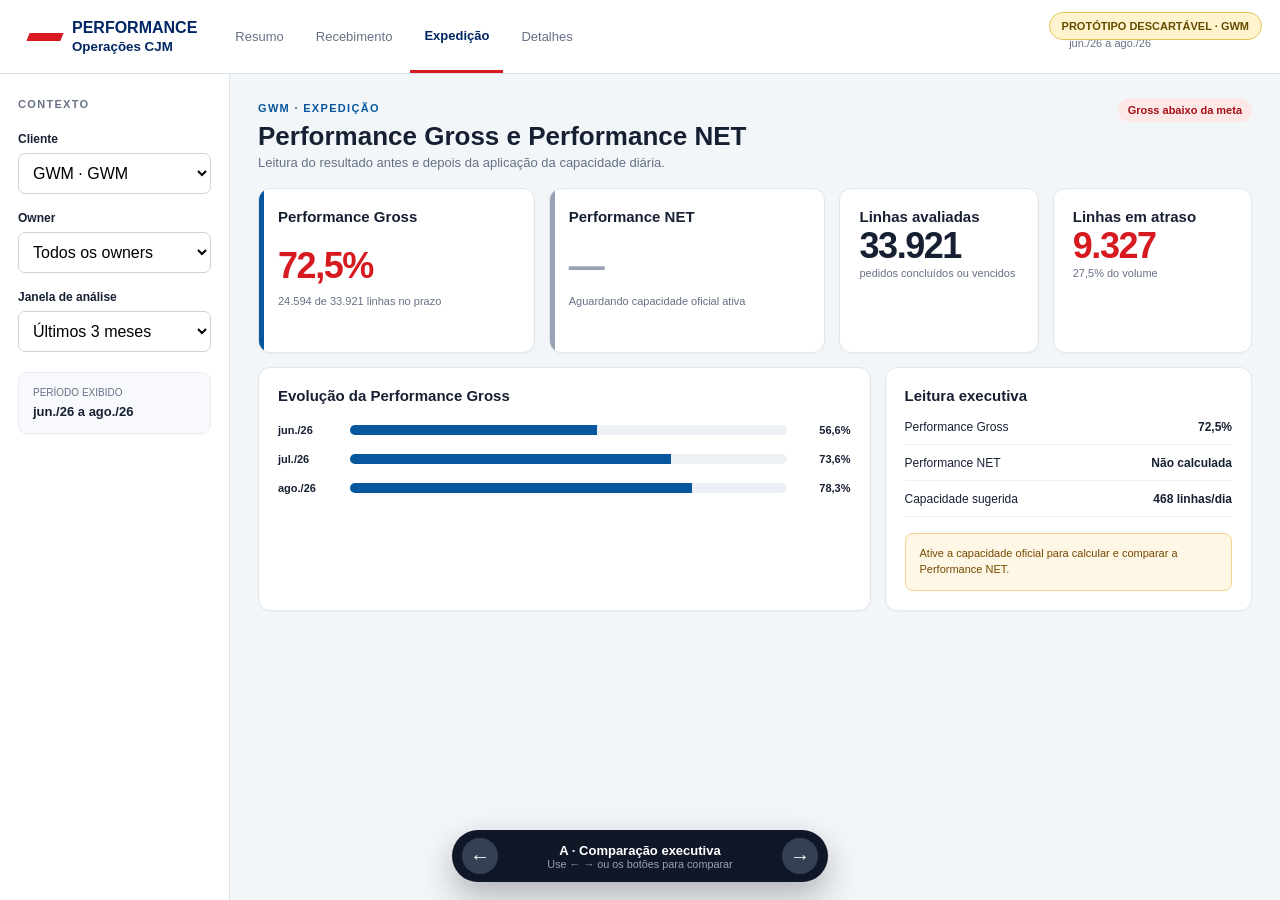
<file: dashboard_local/prototypes/prototype_performance_gross_net.html>
<!doctype html>
<html lang="pt-BR">
<head>
  <meta charset="utf-8">
  <meta name="viewport" content="width=device-width,initial-scale=1">
  <link rel="icon" type="image/png" href="../assets/favicon.png?v=2">
  <title>PROTÓTIPO — Performance Gross e NET</title>
  <!-- Três variantes da página de Expedição, alternáveis por ?variant=A|B|C. Protótipo descartável. -->
  <style>
    :root{--navy:#002664;--blue:#07579f;--sky:#8cc8e8;--red:#d71920;--amber:#ed8b00;--green:#26863b;--ink:#172033;--muted:#667085;--line:#dce2ea;--soft:#f3f6f9;--white:#fff;--shadow:0 14px 34px rgba(0,38,100,.11)}
    *{box-sizing:border-box}body{margin:0;background:var(--soft);font-family:"Segoe UI",Arial,sans-serif;color:var(--ink)}button,select{font:inherit}.flag{position:fixed;right:18px;top:12px;z-index:50;padding:7px 12px;border:1px solid #e4c35b;border-radius:99px;background:#fff4ce;color:#654c00;font-size:11px;font-weight:800}.top{height:74px;background:#fff;border-bottom:1px solid var(--line);display:flex;align-items:center;padding:0 28px;gap:24px}.brand{display:flex;align-items:center;gap:10px;color:var(--navy);font-weight:800}.mark{width:34px;height:8px;background:var(--red);transform:skew(-22deg)}.tabs{display:flex;height:100%;gap:4px}.tabs span{display:flex;align-items:center;padding:0 14px;color:#667085;font-size:13px}.tabs .active{color:var(--navy);border-bottom:3px solid var(--red);font-weight:700}.stamp{margin-left:auto;color:var(--muted);font-size:11px}.switcher{position:fixed;z-index:60;bottom:18px;left:50%;transform:translateX(-50%);display:flex;align-items:center;gap:12px;padding:8px 10px;border-radius:99px;background:#101828;color:#fff;box-shadow:0 14px 34px rgba(0,0,0,.28)}.switcher button{width:36px;height:36px;border:0;border-radius:50%;background:#344054;color:#fff;font-size:20px;cursor:pointer}.switcher b{min-width:260px;text-align:center;font-size:13px}.switcher small{display:block;color:#98a2b3;font-weight:400}.shell{display:grid;grid-template-columns:230px 1fr;min-height:calc(100vh - 74px)}.side{background:#fff;border-right:1px solid var(--line);padding:24px 18px}.side h3{font-size:11px;letter-spacing:.12em;color:var(--muted);margin:0 0 22px}.field{display:block;margin-bottom:17px}.field span{display:block;font-size:12px;font-weight:700;margin-bottom:7px}.field select{width:100%;height:41px;border:1px solid #cbd3df;border-radius:7px;background:#fff;padding:0 10px}.context{margin-top:20px;padding:14px;border-radius:9px;background:#f7f9fc;border:1px solid #e7ebf1}.context small,.context b{display:block}.context small{color:var(--muted);font-size:10px}.context b{margin-top:6px;font-size:13px}main{padding:24px 28px 90px}.head{display:flex;justify-content:space-between;align-items:flex-start;margin-bottom:18px}.eyebrow{font-size:11px;font-weight:800;letter-spacing:.12em;color:var(--blue)}h1{margin:5px 0 3px;font-size:26px}.head p{margin:0;color:var(--muted);font-size:13px}.pill{display:inline-flex;padding:6px 10px;border-radius:99px;background:#fde8e8;color:#a51016;font-size:11px;font-weight:800}.panel{background:#fff;border:1px solid #e1e6ed;border-radius:12px;padding:19px;box-shadow:0 1px 2px rgba(16,24,40,.03)}.panel h2{font-size:15px;margin:0}.muted{color:var(--muted);font-size:11px}.value{font-size:36px;font-weight:800;letter-spacing:-.04em}.good{color:var(--green)}.danger{color:var(--red)}.neutral{color:#98a2b3}.note{padding:12px 14px;background:#fff7e6;border:1px solid #f3d38d;border-radius:8px;color:#754800;font-size:11px;line-height:1.45}.track{height:10px;background:#edf1f5;border-radius:99px;overflow:hidden}.fill{height:100%;background:var(--blue)}.fill.net{background:var(--green)}
    .a-kpis{display:grid;grid-template-columns:1fr 1fr .72fr .72fr;gap:14px}.a-score{min-height:165px;position:relative;overflow:hidden}.a-score:before{content:"";position:absolute;inset:0 auto 0 0;width:5px;background:var(--blue)}.a-score.net:before{background:#98a2b3}.a-score .value{margin:20px 0 8px}.a-grid{display:grid;grid-template-columns:1.25fr .75fr;gap:14px;margin-top:14px}.months{display:grid;gap:17px;margin-top:20px}.month{display:grid;grid-template-columns:62px 1fr 54px;gap:10px;align-items:center;font-size:11px}.month strong{text-align:right}.summary-list{display:grid;gap:11px;margin-top:16px}.summary-row{display:flex;justify-content:space-between;padding-bottom:10px;border-bottom:1px solid #edf0f4;font-size:12px}
    .b-flow{display:grid;grid-template-columns:1fr 70px 1fr 70px 1fr;gap:14px;align-items:stretch}.b-step{min-height:250px;display:flex;flex-direction:column}.b-step .number{font-size:11px;color:var(--muted);font-weight:800;letter-spacing:.1em}.b-step .value{margin:24px 0 5px}.arrow{display:grid;place-items:center;font-size:34px;color:#98a2b3}.formula{margin-top:auto;padding:12px;background:#f7f9fc;border-radius:8px;font-size:11px;color:#475467}.b-bottom{display:grid;grid-template-columns:1fr 1fr;gap:14px;margin-top:14px}.capacity-bar{height:30px;border-radius:6px;background:#e9eef4;position:relative;margin:22px 0 10px}.capacity-bar span{display:block;width:100%;height:100%;background:var(--blue);border-radius:6px}.capacity-marker{position:absolute;right:4%;top:-8px;height:46px;border-left:3px solid var(--red)}
    .c-layout{display:grid;grid-template-columns:360px 1fr;gap:14px}.c-summary{background:var(--navy);color:#fff;border-radius:14px;padding:24px;min-height:470px;display:flex;flex-direction:column}.c-summary .muted{color:#c6d6e8}.c-pair{display:grid;grid-template-columns:1fr 1fr;gap:12px;margin-top:24px}.c-metric{padding:16px;border-radius:10px;background:rgba(255,255,255,.1)}.c-metric .value{font-size:30px}.c-summary .note{margin-top:auto;background:rgba(255,255,255,.1);border-color:rgba(255,255,255,.2);color:#fff}.table{width:100%;border-collapse:collapse;margin-top:15px;font-size:12px}.table th{text-align:left;padding:10px;background:#f7f9fc;color:#667085}.table td{padding:13px 10px;border-bottom:1px solid #edf0f4}.status{font-size:10px;font-weight:800;padding:5px 8px;border-radius:99px;background:#fde8e8;color:#a51016}.status.wait{background:#eef1f5;color:#667085}
    @media(max-width:1050px){.shell{grid-template-columns:1fr}.side{display:none}.a-kpis{grid-template-columns:1fr 1fr}.a-grid,.c-layout,.b-bottom{grid-template-columns:1fr}.b-flow{grid-template-columns:1fr}.arrow{transform:rotate(90deg)}}
  </style>
</head>
<body>
  <div class="flag">PROTÓTIPO DESCARTÁVEL · GWM</div>
  <header class="top"><div class="brand"><span class="mark"></span><span>PERFORMANCE<br><small>Operações CJM</small></span></div><nav class="tabs"><span>Resumo</span><span>Recebimento</span><span class="active">Expedição</span><span>Detalhes</span></nav><div class="stamp">Dados agregados do dashboard local<br>jun./26 a ago./26</div></header>
  <div class="shell"><aside class="side"><h3>CONTEXTO</h3><label class="field"><span>Cliente</span><select><option>GWM · GWM</option></select></label><label class="field"><span>Owner</span><select><option>Todos os owners</option></select></label><label class="field"><span>Janela de análise</span><select><option>Últimos 3 meses</option></select></label><div class="context"><small>PERÍODO EXIBIDO</small><b>jun./26 a ago./26</b></div></aside><main id="app"></main></div>
  <div class="switcher"><button id="prev" aria-label="Anterior">←</button><b id="label"></b><button id="next" aria-label="Próxima">→</button></div>
  <script>
    const variants={A:'Comparação executiva',B:'Fluxo Gross → NET',C:'Mesa operacional'};
    let variant=(new URLSearchParams(location.search).get('variant')||'A').toUpperCase();
    if(!variants[variant])variant='A';
    const months=[['jun./26','56,6%',56.6],['jul./26','73,6%',73.6],['ago./26','78,3%',78.3]];
    const header=()=>`<div class="head"><div><span class="eyebrow">GWM · EXPEDIÇÃO</span><h1>Performance Gross e Performance NET</h1><p>Leitura do resultado antes e depois da aplicação da capacidade diária.</p></div><span class="pill">Gross abaixo da meta</span></div>`;
    const monthRows=()=>months.map(m=>`<div class="month"><b>${m[0]}</b><div class="track"><div class="fill" style="width:${m[2]}%"></div></div><strong>${m[1]}</strong></div>`).join('');
    function A(){return header()+`<section class="a-kpis"><article class="panel a-score"><h2>Performance Gross</h2><div class="value danger">72,5%</div><div class="muted">24.594 de 33.921 linhas no prazo</div></article><article class="panel a-score net"><h2>Performance NET</h2><div class="value neutral">—</div><div class="muted">Aguardando capacidade oficial ativa</div></article><article class="panel"><h2>Linhas avaliadas</h2><div class="value">33.921</div><div class="muted">pedidos concluídos ou vencidos</div></article><article class="panel"><h2>Linhas em atraso</h2><div class="value danger">9.327</div><div class="muted">27,5% do volume</div></article></section><section class="a-grid"><article class="panel"><h2>Evolução da Performance Gross</h2><div class="months">${monthRows()}</div></article><article class="panel"><h2>Leitura executiva</h2><div class="summary-list"><div class="summary-row"><span>Performance Gross</span><b>72,5%</b></div><div class="summary-row"><span>Performance NET</span><b>Não calculada</b></div><div class="summary-row"><span>Capacidade sugerida</span><b>468 linhas/dia</b></div></div><div class="note" style="margin-top:16px">Ative a capacidade oficial para calcular e comparar a Performance NET.</div></article></section>`}
    function B(){return header()+`<section class="b-flow"><article class="panel b-step"><span class="number">ETAPA 1</span><h2>Performance Gross</h2><div class="value danger">72,5%</div><p class="muted">Resultado de todas as linhas elegíveis, antes do limite de capacidade.</p><div class="formula">24.594 linhas no prazo ÷ 33.921 linhas avaliadas</div></article><div class="arrow">→</div><article class="panel b-step"><span class="number">ETAPA 2</span><h2>Aplicar capacidade</h2><div class="value">—</div><p class="muted">A capacidade sugerida é 468 linhas por dia, mas ainda não foi validada como oficial.</p><div class="formula">Linhas acima da capacidade deixam o NET e permanecem no Gross.</div></article><div class="arrow">→</div><article class="panel b-step"><span class="number">ETAPA 3</span><h2>Performance NET</h2><div class="value neutral">—</div><p class="muted">O resultado será exibido quando houver uma capacidade oficial ativa.</p><div class="formula">Linhas no prazo dentro da capacidade ÷ linhas elegíveis dentro da capacidade</div></article></section><section class="b-bottom"><article class="panel"><h2>Demanda diária e referência</h2><div class="capacity-bar"><span></span><i class="capacity-marker"></i></div><div class="muted">A linha vermelha representa a capacidade sugerida de 468 linhas/dia.</div></article><div class="note">Esta opção prioriza a explicação do cálculo. Ela reduz a chance de o cliente interpretar Gross e NET como dois SLAs independentes.</div></section>`}
    function C(){return header()+`<section class="c-layout"><article class="c-summary"><span class="eyebrow" style="color:#8cc8e8">RESULTADO DO PERÍODO</span><h2 style="font-size:21px;margin:8px 0">Expedição GWM</h2><div class="c-pair"><div class="c-metric"><span class="muted">Performance Gross</span><div class="value">72,5%</div></div><div class="c-metric"><span class="muted">Performance NET</span><div class="value">—</div></div></div><div class="c-pair"><div><span class="muted">No prazo</span><h2>24.594</h2></div><div><span class="muted">Em atraso</span><h2>9.327</h2></div></div><div class="note">NET indisponível: falta capacidade oficial ativa para o período.</div></article><article class="panel"><h2>Visão mensal para acompanhamento</h2><table class="table"><thead><tr><th>Mês</th><th>Performance Gross</th><th>Performance NET</th><th>Capacidade</th><th>Situação</th></tr></thead><tbody><tr><td>jun./26</td><td><b>56,6%</b></td><td>—</td><td>Sugerida</td><td><span class="status wait">Aguardando</span></td></tr><tr><td>jul./26</td><td><b>73,6%</b></td><td>—</td><td>Sugerida</td><td><span class="status wait">Aguardando</span></td></tr><tr><td>ago./26</td><td><b>78,3%</b></td><td>—</td><td>Sugerida</td><td><span class="status">Gross crítico</span></td></tr></tbody></table><div class="note" style="margin-top:18px">Esta opção concentra os dados em uma tabela para reuniões operacionais e comparação rápida entre meses.</div></article></section>`}
    function render(){document.getElementById('app').innerHTML=variant==='A'?A():variant==='B'?B():C();document.getElementById('label').innerHTML=`${variant} · ${variants[variant]}<small>Use ← → ou os botões para comparar</small>`}
    function cycle(step){const keys=Object.keys(variants),i=keys.indexOf(variant);variant=keys[(i+step+keys.length)%keys.length];const url=new URL(location);url.searchParams.set('variant',variant);history.replaceState({},'',url);render()}
    document.getElementById('prev').onclick=()=>cycle(-1);document.getElementById('next').onclick=()=>cycle(1);addEventListener('keydown',e=>{if(['INPUT','TEXTAREA','SELECT'].includes(document.activeElement.tagName))return;if(e.key==='ArrowLeft')cycle(-1);if(e.key==='ArrowRight')cycle(1)});render();
  </script>
</body>
</html>
</file>
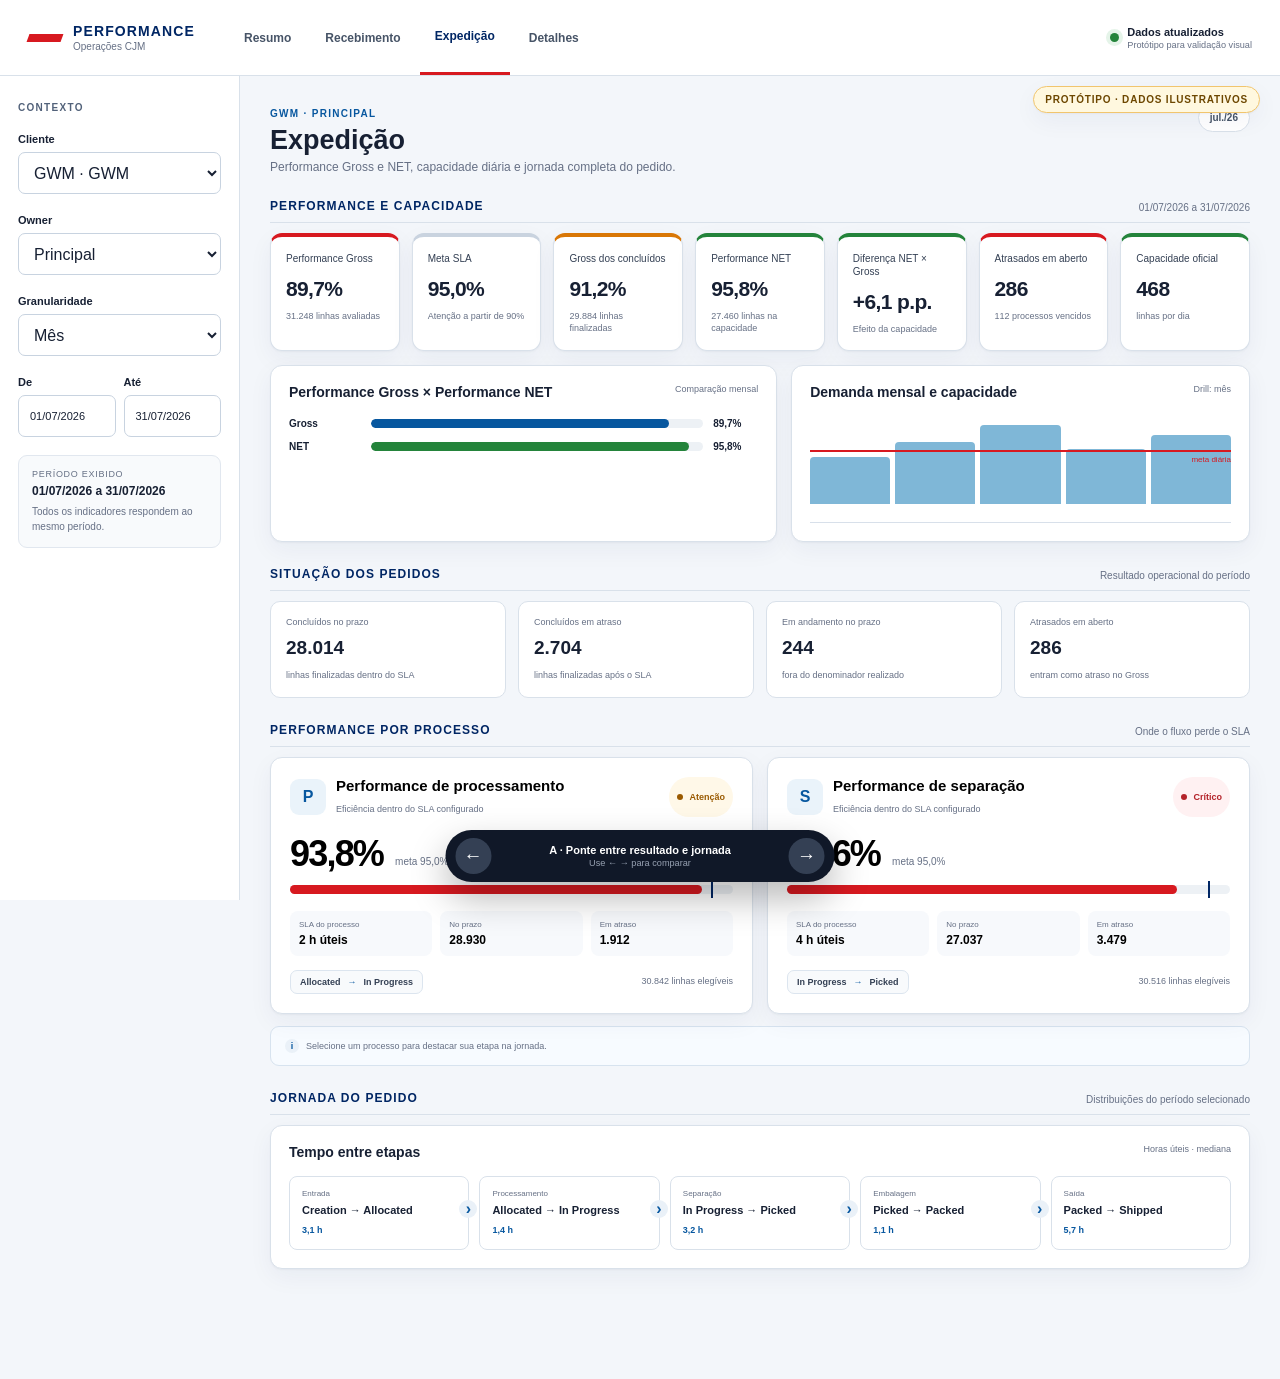
<file: dashboard_local/prototypes/prototype_performance_processos.html>
<!doctype html>
<html lang="pt-BR">
<head>
  <meta charset="utf-8">
  <meta name="viewport" content="width=device-width, initial-scale=1">
  <link rel="icon" type="image/png" href="../assets/favicon.png?v=2">
  <title>PROTÓTIPO — Performance por processo</title>
  <!-- Três variantes descartáveis da seção Performance por processo, alternáveis por ?variant=A|B|C. -->
  <style>
    :root{
      --navy:#002664;--blue:#07579f;--blue-2:#0b6fb8;--sky:#8cc8e8;--red:#d71920;
      --amber:#d97706;--green:#24843b;--ink:#172033;--muted:#667085;--line:#d9e1ea;
      --soft:#f3f6fa;--surface:#fff;--danger-soft:#fff1f2;--warn-soft:#fff8e8;--good-soft:#edf8f0;
      --shadow:0 1px 2px rgba(16,24,40,.04),0 8px 24px rgba(0,38,100,.05)
    }
    *{box-sizing:border-box}
    body{margin:0;background:var(--soft);color:var(--ink);font-family:"Segoe UI",Arial,sans-serif}
    button,select,input{font:inherit}
    button{cursor:pointer}
    :focus-visible{outline:3px solid rgba(7,87,159,.38);outline-offset:2px}
    .prototype-flag{position:fixed;z-index:90;right:20px;top:86px;padding:7px 11px;border:1px solid #f1c56d;border-radius:999px;background:#fff8df;color:#6d4700;font-size:10px;font-weight:800;letter-spacing:.08em;box-shadow:var(--shadow)}
    .topbar{height:76px;position:sticky;top:0;z-index:50;display:flex;align-items:center;gap:34px;padding:0 28px;background:#fff;border-bottom:1px solid var(--line)}
    .brand{display:flex;align-items:center;gap:11px;color:var(--navy)}
    .brand-mark{width:34px;height:8px;background:var(--red);transform:skew(-20deg)}
    .brand b{display:block;font-size:14px;letter-spacing:.08em}.brand small{display:block;margin-top:2px;color:var(--muted);font-size:10px;font-weight:400}
    .tabs{align-self:stretch;display:flex;gap:4px}.tabs span{display:flex;align-items:center;padding:0 15px;color:#475467;font-size:12px;font-weight:650}.tabs .active{color:var(--navy);border-bottom:3px solid var(--red)}
    .updated{margin-left:auto;display:flex;align-items:center;gap:8px;font-size:11px}.updated i{width:9px;height:9px;border-radius:50%;background:var(--green);box-shadow:0 0 0 4px #e5f4e9}.updated small{display:block;margin-top:2px;color:var(--muted)}
    .shell{display:grid;grid-template-columns:240px minmax(0,1fr);min-height:calc(100vh - 76px)}
    .sidebar{position:sticky;top:76px;height:calc(100vh - 76px);padding:26px 18px;background:#fff;border-right:1px solid var(--line)}
    .sidebar-title,.section-kicker{display:block;color:#52627a;font-size:10px;font-weight:800;letter-spacing:.13em;text-transform:uppercase}
    .field{display:block;margin-top:20px}.field>span{display:block;margin-bottom:7px;font-size:11px;font-weight:700}.field select,.field input{width:100%;height:42px;padding:0 11px;border:1px solid #c8d3e0;border-radius:7px;background:#fff;color:var(--ink)}
    .range{display:grid;grid-template-columns:1fr 1fr;gap:8px}.range .field{min-width:0}.range input{font-size:11px}
    .context{margin-top:18px;padding:13px;border:1px solid #e1e7ef;border-radius:9px;background:#f8fafc}.context small{display:block;color:var(--muted);font-size:9px;letter-spacing:.08em}.context b{display:block;margin-top:5px;font-size:12px}.context span{display:block;margin-top:7px;color:var(--muted);font-size:10px;line-height:1.45}
    .content{min-width:0;padding:27px 30px 110px}
    .page-head{display:flex;justify-content:space-between;align-items:flex-start;gap:20px;margin-bottom:24px}.eyebrow{color:var(--blue);font-size:10px;font-weight:800;letter-spacing:.13em;text-transform:uppercase}.page-head h1{margin:5px 0 4px;font-size:27px;line-height:1.1}.page-head p{margin:0;color:var(--muted);font-size:12px}.period-pill{padding:8px 11px;border:1px solid var(--line);border-radius:999px;background:#fff;color:#475467;font-size:10px;font-weight:700}
    .section-head{display:flex;align-items:end;justify-content:space-between;gap:16px;margin:25px 0 10px;padding-bottom:9px;border-bottom:1px solid var(--line)}.section-head h2{margin:0;color:var(--navy);font-size:12px;letter-spacing:.09em;text-transform:uppercase}.section-head p{margin:0;color:var(--muted);font-size:10px}
    .panel,.kpi,.process-card{background:var(--surface);border:1px solid var(--line);border-radius:12px;box-shadow:var(--shadow)}
    .kpis{display:grid;grid-template-columns:repeat(7,minmax(110px,1fr));gap:12px}.kpi{min-width:0;min-height:118px;padding:15px;border-top:4px solid #c9d3df}.kpi.good{border-top-color:var(--green)}.kpi.warn{border-top-color:var(--amber)}.kpi.danger{border-top-color:var(--red)}.kpi small{display:block;color:#344054;font-size:10px;line-height:1.3}.kpi strong{display:block;margin:12px 0 9px;font-size:21px;letter-spacing:-.03em}.kpi span{display:block;color:var(--muted);font-size:9px;line-height:1.4}
    .overview{display:grid;grid-template-columns:1.05fr .95fr;gap:14px;margin-top:14px}.panel{padding:18px}.panel-head{display:flex;justify-content:space-between;align-items:start;gap:14px}.panel-head h3{margin:0;font-size:14px}.panel-head span{color:var(--muted);font-size:9px}.fake-bars{display:grid;gap:12px;margin-top:18px}.fake-row{display:grid;grid-template-columns:72px minmax(0,1fr) 45px;gap:10px;align-items:center;font-size:10px}.bar{height:9px;position:relative;overflow:hidden;border-radius:999px;background:#edf1f5}.bar i{display:block;height:100%;border-radius:inherit;background:var(--blue)}.bar .net{background:var(--green)}.demand{height:105px;display:flex;align-items:end;gap:5px;margin-top:18px;padding-bottom:18px;border-bottom:1px solid #d8e0ea;position:relative}.demand:after{content:"meta diária";position:absolute;left:0;right:0;top:32px;border-top:2px solid var(--red);color:var(--red);font-size:8px;text-align:right;padding-top:3px}.demand i{flex:1;background:#7fb7d7;border-radius:4px 4px 0 0}
    .situation{display:grid;grid-template-columns:repeat(4,1fr);gap:12px}.situation article{padding:15px;background:#fff;border:1px solid var(--line);border-radius:10px}.situation small{display:block;color:var(--muted);font-size:9px}.situation b{display:block;margin:10px 0 5px;font-size:19px}.situation span{color:var(--muted);font-size:9px}
    .goal-marker{position:relative;height:9px;margin-top:15px;border-radius:999px;background:#edf1f5}.goal-marker>i{display:block;height:100%;border-radius:inherit;background:var(--red)}.goal-marker:after{content:"";position:absolute;left:95%;top:-4px;height:17px;border-left:2px solid var(--navy)}
    .status-pill{display:inline-flex;align-items:center;gap:6px;padding:5px 8px;border-radius:999px;font-size:9px;font-weight:800}.status-pill:before{content:"";width:6px;height:6px;border-radius:50%;background:currentColor}.status-pill.warn{background:var(--warn-soft);color:#9a5a00}.status-pill.danger{background:var(--danger-soft);color:#b4232a}.status-pill.good{background:var(--good-soft);color:#1d6b30}
    .subline{color:var(--muted);font-size:9px;line-height:1.5}.stage-chip{display:inline-flex;align-items:center;gap:7px;padding:6px 9px;border:1px solid #dce5ef;border-radius:7px;background:#f8fafc;color:#344054;font-size:9px;font-weight:700}.stage-chip b{color:var(--blue)}
    .selected{border-color:var(--blue)!important;box-shadow:0 0 0 3px rgba(7,87,159,.12),var(--shadow)!important}
    .click-note{display:flex;align-items:center;gap:7px;color:var(--muted);font-size:9px}.click-note i{width:14px;height:14px;display:grid;place-items:center;border-radius:50%;background:#eaf1f8;color:var(--blue);font-style:normal;font-weight:800}
    .detail-strip{margin-top:12px;padding:12px 14px;border:1px solid #d7e3ef;border-radius:9px;background:#f7fbff;color:#344054;font-size:10px}.detail-strip b{color:var(--navy)}
    /* A — duas lentes paralelas */
    .a-processes{display:grid;grid-template-columns:1fr 1fr;gap:14px}.a-card{padding:19px;text-align:left}.a-top{display:flex;justify-content:space-between;gap:14px}.a-title{display:flex;align-items:center;gap:10px}.a-icon{width:36px;height:36px;display:grid;place-items:center;border-radius:9px;background:#eaf3fa;color:var(--blue);font-weight:900}.a-card h3{margin:0 0 4px;font-size:15px}.a-score{display:flex;align-items:end;gap:12px;margin-top:21px}.a-score strong{font-size:36px;line-height:.9;letter-spacing:-.05em}.a-score span{padding-bottom:3px;color:var(--muted);font-size:10px}.a-stats{display:grid;grid-template-columns:repeat(3,1fr);gap:8px;margin-top:17px}.a-stat{padding:9px;border-radius:8px;background:#f7f9fc}.a-stat small{display:block;color:var(--muted);font-size:8px}.a-stat b{display:block;margin-top:4px;font-size:12px}.a-foot{display:flex;align-items:center;justify-content:space-between;gap:10px;margin-top:14px}
    /* B — fluxo contínuo */
    .b-flow{padding:20px}.b-story{display:grid;grid-template-columns:1fr 52px 1fr 52px 1fr;align-items:stretch}.b-node{min-height:200px;padding:17px;border:1px solid var(--line);border-radius:11px;background:#fff}.b-node.endpoint{display:flex;flex-direction:column;justify-content:center;background:#f8fafc}.b-node.endpoint strong{font-size:18px}.b-node.process{border-top:4px solid var(--red);text-align:left}.b-node.process h3{margin:11px 0 4px;font-size:14px}.b-node.process .metric{display:flex;align-items:end;justify-content:space-between;margin-top:22px}.b-node.process .metric strong{font-size:30px}.b-node.process .metric small{color:var(--muted);font-size:9px}.b-arrow{position:relative;display:grid;place-items:center;color:#7890a9;font-size:20px}.b-arrow:before{content:"";position:absolute;left:4px;right:4px;border-top:2px solid #b7c5d4}.b-arrow span{position:relative;padding:4px;background:#fff}.b-legend{display:flex;justify-content:space-between;gap:12px;margin-top:15px;padding-top:14px;border-top:1px solid var(--line)}
    /* C — foco nas exceções */
    .c-layout{display:grid;grid-template-columns:310px minmax(0,1fr);gap:14px}.c-summary{padding:21px;background:var(--navy);color:#fff;border-radius:13px;box-shadow:var(--shadow)}.c-summary .eyebrow{color:#9dd4ef}.c-summary h3{margin:8px 0 4px;font-size:20px}.c-summary p{margin:0;color:#c6d4e4;font-size:10px;line-height:1.5}.c-summary .score-pair{display:grid;grid-template-columns:1fr 1fr;gap:9px;margin-top:20px}.c-summary .score{padding:13px;border-radius:9px;background:rgba(255,255,255,.09)}.c-summary .score small{display:block;color:#bcd0e5;font-size:8px}.c-summary .score b{display:block;margin:6px 0;font-size:25px}.c-summary .score span{font-size:8px}.c-summary .insight{margin-top:18px;padding:12px;border-left:3px solid #ef9a9e;background:rgba(255,255,255,.08);font-size:10px;line-height:1.5}.c-table{padding:0;overflow:hidden}.c-table .panel-head{padding:18px 18px 0}.exception-row{display:grid;grid-template-columns:1.25fr .8fr .8fr .8fr 34px;gap:10px;align-items:center;padding:14px 18px;border-top:1px solid #edf0f4;font-size:10px}.exception-row:first-of-type{margin-top:15px}.exception-row.header{padding-block:9px;background:#f7f9fc;color:var(--muted);font-size:8px;font-weight:800;text-transform:uppercase}.exception-row button{width:30px;height:30px;border:1px solid #cfd9e5;border-radius:7px;background:#fff;color:var(--blue)}.exception-name b{display:block}.exception-name span{display:block;margin-top:4px;color:var(--muted);font-size:8px}
    .journey{padding:18px}.journey-grid{display:grid;grid-template-columns:repeat(5,1fr);gap:10px;margin-top:16px}.journey-step{position:relative;padding:12px;border:1px solid var(--line);border-radius:8px;background:#fff}.journey-step:not(:last-child):after{content:"›";position:absolute;right:-9px;top:23px;z-index:2;width:18px;height:18px;display:grid;place-items:center;border-radius:50%;background:#eaf1f8;color:var(--blue);font-weight:900}.journey-step small{display:block;color:var(--muted);font-size:8px}.journey-step b{display:block;margin:6px 0 3px;font-size:11px}.journey-step span{color:var(--blue);font-size:9px;font-weight:700}
    .switcher{position:fixed;z-index:100;left:50%;bottom:18px;transform:translateX(-50%);display:flex;align-items:center;gap:11px;padding:8px 10px;border-radius:999px;background:#101828;color:#fff;box-shadow:0 16px 36px rgba(0,0,0,.28)}.switcher button{width:36px;height:36px;border:0;border-radius:50%;background:#344054;color:#fff;font-size:19px}.switcher b{min-width:275px;text-align:center;font-size:11px}.switcher small{display:block;margin-top:2px;color:#98a2b3;font-weight:400}
    @media(max-width:1200px){.kpis{grid-template-columns:repeat(4,1fr)}.journey-grid{grid-template-columns:repeat(3,1fr)}}
    @media(max-width:900px){.shell{grid-template-columns:1fr}.sidebar{display:none}.content{padding:22px 16px 100px}.tabs span{padding-inline:8px}.updated{display:none}.overview,.a-processes,.c-layout{grid-template-columns:1fr}.b-story{grid-template-columns:1fr}.b-arrow{height:44px;transform:rotate(90deg)}.situation{grid-template-columns:1fr 1fr}}
    @media(max-width:560px){.topbar{padding:0 14px}.tabs span:not(.active){display:none}.prototype-flag{top:82px;right:10px}.kpis{grid-template-columns:1fr 1fr}.a-stats{grid-template-columns:1fr}.journey-grid{grid-template-columns:1fr}.situation{grid-template-columns:1fr}.exception-row{grid-template-columns:1.4fr .8fr 34px}.exception-row>*:nth-child(3),.exception-row>*:nth-child(4){display:none}.switcher b{min-width:195px}.period-pill{display:none}}
  </style>
</head>
<body>
  <div class="prototype-flag">PROTÓTIPO · DADOS ILUSTRATIVOS</div>
  <header class="topbar">
    <div class="brand"><span class="brand-mark"></span><div><b>PERFORMANCE</b><small>Operações CJM</small></div></div>
    <nav class="tabs"><span>Resumo</span><span>Recebimento</span><span class="active">Expedição</span><span>Detalhes</span></nav>
    <div class="updated"><i></i><div><b>Dados atualizados</b><small>Protótipo para validação visual</small></div></div>
  </header>
  <div class="shell">
    <aside class="sidebar">
      <span class="sidebar-title">Contexto</span>
      <label class="field"><span>Cliente</span><select><option>GWM · GWM</option></select></label>
      <label class="field"><span>Owner</span><select><option>Principal</option></select></label>
      <label class="field"><span>Granularidade</span><select><option>Mês</option><option>Semana</option><option>Dia</option></select></label>
      <div class="range"><label class="field"><span>De</span><input value="01/07/2026" readonly></label><label class="field"><span>Até</span><input value="31/07/2026" readonly></label></div>
      <div class="context"><small>PERÍODO EXIBIDO</small><b>01/07/2026 a 31/07/2026</b><span>Todos os indicadores respondem ao mesmo período.</span></div>
    </aside>
    <main class="content">
      <div class="page-head"><div><span class="eyebrow">GWM · Principal</span><h1>Expedição</h1><p>Performance Gross e NET, capacidade diária e jornada completa do pedido.</p></div><span class="period-pill">jul./26</span></div>

      <div class="section-head"><h2>Performance e capacidade</h2><p>01/07/2026 a 31/07/2026</p></div>
      <section class="kpis">
        <article class="kpi danger"><small>Performance Gross</small><strong>89,7%</strong><span>31.248 linhas avaliadas</span></article>
        <article class="kpi"><small>Meta SLA</small><strong>95,0%</strong><span>Atenção a partir de 90%</span></article>
        <article class="kpi warn"><small>Gross dos concluídos</small><strong>91,2%</strong><span>29.884 linhas finalizadas</span></article>
        <article class="kpi good"><small>Performance NET</small><strong>95,8%</strong><span>27.460 linhas na capacidade</span></article>
        <article class="kpi good"><small>Diferença NET × Gross</small><strong>+6,1 p.p.</strong><span>Efeito da capacidade</span></article>
        <article class="kpi danger"><small>Atrasados em aberto</small><strong>286</strong><span>112 processos vencidos</span></article>
        <article class="kpi good"><small>Capacidade oficial</small><strong>468</strong><span>linhas por dia</span></article>
      </section>
      <section class="overview">
        <article class="panel"><div class="panel-head"><h3>Performance Gross × Performance NET</h3><span>Comparação mensal</span></div><div class="fake-bars"><div class="fake-row"><b>Gross</b><div class="bar"><i style="width:89.7%"></i></div><strong>89,7%</strong></div><div class="fake-row"><b>NET</b><div class="bar"><i class="net" style="width:95.8%"></i></div><strong>95,8%</strong></div></div></article>
        <article class="panel"><div class="panel-head"><h3>Demanda mensal e capacidade</h3><span>Drill: mês</span></div><div class="demand"><i style="height:55%"></i><i style="height:72%"></i><i style="height:92%"></i><i style="height:64%"></i><i style="height:81%"></i></div></article>
      </section>

      <div class="section-head"><h2>Situação dos pedidos</h2><p>Resultado operacional do período</p></div>
      <section class="situation">
        <article><small>Concluídos no prazo</small><b>28.014</b><span>linhas finalizadas dentro do SLA</span></article>
        <article><small>Concluídos em atraso</small><b>2.704</b><span>linhas finalizadas após o SLA</span></article>
        <article><small>Em andamento no prazo</small><b>244</b><span>fora do denominador realizado</span></article>
        <article><small>Atrasados em aberto</small><b>286</b><span>entram como atraso no Gross</span></article>
      </section>

      <div id="processPrototype"></div>

      <div class="section-head"><h2>Jornada do pedido</h2><p id="journeyContext">Distribuições do período selecionado</p></div>
      <section class="panel journey">
        <div class="panel-head"><h3>Tempo entre etapas</h3><span>Horas úteis · mediana</span></div>
        <div class="journey-grid">
          <article class="journey-step"><small>Entrada</small><b>Creation → Allocated</b><span>3,1 h</span></article>
          <article class="journey-step" data-stage="processing"><small>Processamento</small><b>Allocated → In Progress</b><span>1,4 h</span></article>
          <article class="journey-step" data-stage="picking"><small>Separação</small><b>In Progress → Picked</b><span>3,2 h</span></article>
          <article class="journey-step"><small>Embalagem</small><b>Picked → Packed</b><span>1,1 h</span></article>
          <article class="journey-step"><small>Saída</small><b>Packed → Shipped</b><span>5,7 h</span></article>
        </div>
      </section>
    </main>
  </div>

  <div class="switcher" aria-label="Alternar variante do protótipo">
    <button id="prev" aria-label="Variante anterior">←</button>
    <b id="variantLabel"></b>
    <button id="next" aria-label="Próxima variante">→</button>
  </div>

  <script>
    const names={A:'Ponte entre resultado e jornada',B:'Fluxo contínuo do processo',C:'Painel orientado a exceções'};
    const qs=new URLSearchParams(location.search);
    let variant=(qs.get('variant')||'A').toUpperCase();
    if(!names[variant]) variant='A';
    let selected='';

    const sectionHead=`<div class="section-head"><h2>Performance por processo</h2><p>Onde o fluxo perde o SLA</p></div>`;
    const chip=(from,to)=>`<span class="stage-chip"><span>${from}</span><b>→</b><span>${to}</span></span>`;
    const cardA=(type,title,value,statusClass,statusText,from,to,sla,eligible,onTime,late)=>`
      <button class="process-card a-card ${selected===type?'selected':''}" data-select="${type}" aria-pressed="${selected===type}">
        <div class="a-top"><div class="a-title"><span class="a-icon">${type==='processing'?'P':'S'}</span><div><h3>${title}</h3><span class="subline">Eficiência dentro do SLA configurado</span></div></div><span class="status-pill ${statusClass}">${statusText}</span></div>
        <div class="a-score"><strong>${value}</strong><span>meta 95,0%</span></div>
        <div class="goal-marker"><i style="width:${parseFloat(value)}%"></i></div>
        <div class="a-stats"><div class="a-stat"><small>SLA do processo</small><b>${sla} úteis</b></div><div class="a-stat"><small>No prazo</small><b>${onTime}</b></div><div class="a-stat"><small>Em atraso</small><b>${late}</b></div></div>
        <div class="a-foot">${chip(from,to)}<span class="subline">${eligible} linhas elegíveis</span></div>
      </button>`;

    function detail(){
      if(!selected) return `<div class="detail-strip"><span class="click-note"><i>i</i>Selecione um processo para destacar sua etapa na jornada.</span></div>`;
      const processing=selected==='processing';
      return `<div class="detail-strip"><b>${processing?'Processamento':'Separação'} selecionada:</b> a Jornada do pedido destaca ${processing?'Allocated → In Progress':'In Progress → Picked'} e os detalhes seriam filtrados para as linhas elegíveis deste processo. <button data-clear style="float:right;border:0;background:transparent;color:#07579f;font-weight:800">Limpar</button></div>`;
    }

    function A(){return sectionHead+`<section class="a-processes">${cardA('processing','Performance de processamento','93,8%','warn','Atenção','Allocated','In Progress','2 h','30.842','28.930','1.912')}${cardA('picking','Performance de separação','88,6%','danger','Crítico','In Progress','Picked','4 h','30.516','27.037','3.479')}</section>${detail()}`}

    function B(){return sectionHead+`<section class="panel b-flow"><div class="b-story"><article class="b-node endpoint"><span class="section-kicker">Marco de entrada</span><strong>Allocated</strong><p class="subline">Pedido disponível para iniciar o fluxo operacional.</p></article><div class="b-arrow"><span>›</span></div><button class="b-node process ${selected==='processing'?'selected':''}" data-select="processing"><span class="status-pill warn">Atenção</span><h3>Processamento</h3>${chip('Allocated','In Progress')}<div class="metric"><strong>93,8%</strong><small>meta 95%</small></div><div class="goal-marker"><i style="width:93.8%"></i></div><p class="subline">SLA 2 h úteis · 1.912 linhas em atraso</p></button><div class="b-arrow"><span>›</span></div><button class="b-node process ${selected==='picking'?'selected':''}" data-select="picking"><span class="status-pill danger">Crítico</span><h3>Separação</h3>${chip('In Progress','Picked')}<div class="metric"><strong>88,6%</strong><small>meta 95%</small></div><div class="goal-marker"><i style="width:88.6%"></i></div><p class="subline">SLA 4 h úteis · 3.479 linhas em atraso</p></button></div><div class="b-legend"><span class="click-note"><i>i</i>A leitura acompanha a ordem real das etapas.</span><span class="subline">30.516 linhas comuns aos dois processos</span></div></section>${detail()}`}

    function C(){return sectionHead+`<section class="c-layout"><article class="c-summary"><span class="eyebrow">Leitura do período</span><h3>Separação concentra o maior desvio</h3><p>O processo está 6,4 p.p. abaixo da meta e responde por 64,5% das linhas atrasadas entre os dois indicadores.</p><div class="score-pair"><div class="score"><small>PROCESSAMENTO</small><b>93,8%</b><span>Atenção · −1,2 p.p.</span></div><div class="score"><small>SEPARAÇÃO</small><b>88,6%</b><span>Crítico · −6,4 p.p.</span></div></div><div class="insight">Prioridade sugerida: analisar os dias e pedidos com maior tempo entre <b>In Progress</b> e <b>Picked</b>.</div></article><article class="panel c-table"><div class="panel-head"><div><h3>Fila de investigação</h3><span>Ordenada pelo maior desvio da meta</span></div><span class="status-pill danger">5.391 linhas atrasadas</span></div><div class="exception-row header"><span>Processo</span><span>Performance</span><span>SLA</span><span>Atraso</span><span></span></div><div class="exception-row"><div class="exception-name"><b>Separação</b><span>In Progress → Picked</span></div><strong>88,6%</strong><span>4 h úteis</span><span>3.479 linhas</span><button data-select="picking" aria-label="Analisar separação">›</button></div><div class="exception-row"><div class="exception-name"><b>Processamento</b><span>Allocated → In Progress</span></div><strong>93,8%</strong><span>2 h úteis</span><span>1.912 linhas</span><button data-select="processing" aria-label="Analisar processamento">›</button></div><div class="detail-strip" style="margin:12px 18px 18px">${selected?`<b>${selected==='processing'?'Processamento':'Separação'} em foco.</b> A jornada abaixo acompanha esta seleção.`:'Escolha uma linha para conduzir a análise da jornada.'}</div></article></section>`}

    function render(){
      document.getElementById('processPrototype').innerHTML=variant==='A'?A():variant==='B'?B():C();
      document.getElementById('variantLabel').innerHTML=`${variant} · ${names[variant]}<small>Use ← → para comparar</small>`;
      document.querySelectorAll('[data-select]').forEach(el=>el.onclick=()=>{selected=selected===el.dataset.select?'':el.dataset.select;render()});
      document.querySelectorAll('[data-clear]').forEach(el=>el.onclick=()=>{selected='';render()});
      document.querySelectorAll('.journey-step').forEach(el=>el.classList.toggle('selected',el.dataset.stage===selected));
      document.getElementById('journeyContext').textContent=selected?`Jornada filtrada por ${selected==='processing'?'Processamento':'Separação'}`:'Distribuições do período selecionado';
    }
    function cycle(step){const keys=Object.keys(names);variant=keys[(keys.indexOf(variant)+step+keys.length)%keys.length];const url=new URL(location.href);url.searchParams.set('variant',variant);history.replaceState({},'',url);selected='';render()}
    document.getElementById('prev').onclick=()=>cycle(-1);
    document.getElementById('next').onclick=()=>cycle(1);
    addEventListener('keydown',event=>{if(['INPUT','TEXTAREA','SELECT'].includes(document.activeElement.tagName)||document.activeElement.isContentEditable)return;if(event.key==='ArrowLeft')cycle(-1);if(event.key==='ArrowRight')cycle(1)});
    render();
  </script>
</body>
</html>
</file>
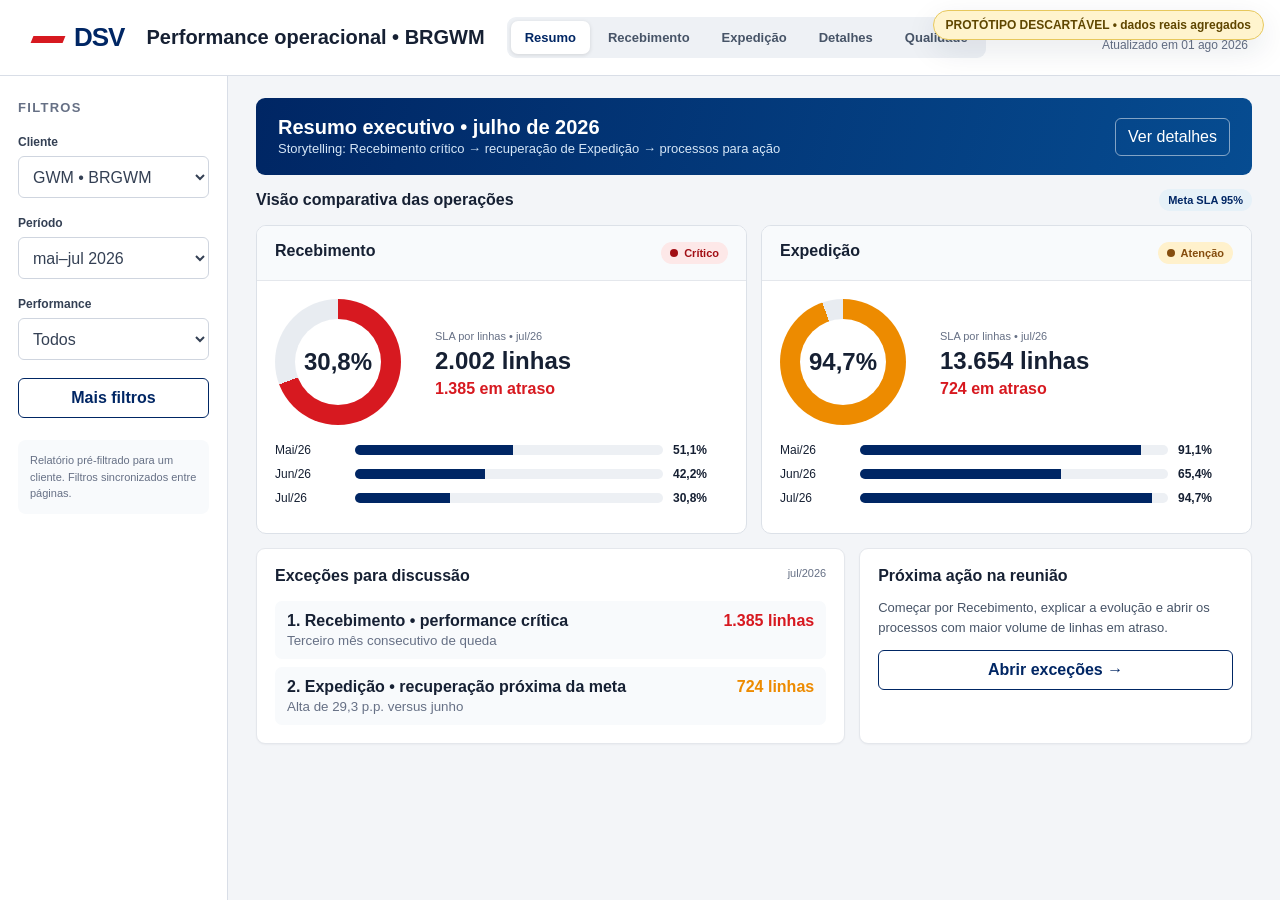
<file: prototypes/powerbi/dashboard_powerbi_prototipo.html>
<!doctype html>
<html lang="pt-BR">
<head>
  <meta charset="utf-8" />
  <meta name="viewport" content="width=device-width,initial-scale=1" />
  <title>PROTÓTIPO — Performance de Clientes</title>
  <!-- Proposta consolidada: resumo C + filtros A; demais páginas A. Código descartável para validar UI. -->
  <style>
    :root{
      --navy:#002664;--blue:#004b93;--sky:#8cc8e8;--pale:#dbeef7;--red:#d71920;
      --amber:#ed8b00;--green:#26863b;--ink:#162033;--muted:#667085;--line:#d9dee7;
      --soft:#f3f5f8;--white:#fff;--shadow:0 10px 30px rgba(20,36,66,.10);
    }
    *{box-sizing:border-box} body{margin:0;background:#dfe4ea;color:var(--ink);font-family:"Segoe UI",Arial,sans-serif}
    button,select,input{font:inherit} button{cursor:pointer}
    .prototype-flag{position:fixed;z-index:99;top:10px;right:16px;background:#fff4ce;color:#5f4600;border:1px solid #e7c85d;border-radius:999px;padding:7px 12px;font-size:12px;font-weight:700;box-shadow:var(--shadow)}
    #app{width:min(100vw,1920px);min-height:100vh;margin:auto;background:var(--soft)}
    .switcher{display:none}
    .switcher button{width:36px;height:36px;border:0;border-radius:50%;background:#344054;color:#fff;font-size:20px}.switcher button:hover{background:#475467}
    .switcher span{min-width:230px;text-align:center;font-size:13px;font-weight:700}.switcher small{display:block;color:#98a2b3;font-weight:400}
    .topbar{height:76px;display:flex;align-items:center;gap:22px;padding:0 32px;background:#fff;border-bottom:1px solid var(--line)}
    .brand{font-size:26px;font-weight:800;letter-spacing:-1px;color:var(--navy)}.brand i{display:inline-block;width:32px;height:7px;background:var(--red);margin-right:10px;vertical-align:middle;transform:skew(-22deg)}
    .topbar h1{margin:0;font-size:20px;font-weight:600}.updated{margin-left:auto;color:var(--muted);font-size:12px}
    .page-tabs{display:flex;gap:4px;background:#eef1f5;border-radius:9px;padding:4px}
    .page-tabs button{border:0;background:transparent;padding:9px 14px;border-radius:7px;color:#475467;font-size:13px;font-weight:600}.page-tabs button.active{background:#fff;color:var(--navy);box-shadow:0 1px 4px rgba(0,0,0,.12)}
    .filter-panel{background:#fff;border-right:1px solid var(--line);padding:24px 18px;min-width:228px}.filter-panel h3{margin:0 0 20px;font-size:13px;text-transform:uppercase;letter-spacing:.1em;color:var(--muted)}
    .field{margin-bottom:18px}.field label{display:block;font-size:12px;font-weight:700;margin-bottom:7px;color:#344054}.field select,.field input{width:100%;height:42px;border:1px solid #cfd5df;border-radius:6px;background:#fff;padding:0 10px;color:#344054}
    .filter-note{margin-top:22px;padding:12px;border-radius:8px;background:#f8fafc;color:#667085;font-size:11px;line-height:1.5}.more-filter{width:100%;border:1px solid var(--navy);color:var(--navy);background:#fff;padding:10px;border-radius:6px;font-weight:700}
    .kpis{display:grid;grid-template-columns:repeat(6,minmax(0,1fr));gap:12px}.kpi{background:#fff;border:1px solid #e4e7ec;border-radius:8px;padding:15px 16px;min-height:96px}.kpi .label{font-size:13px;color:#475467}.kpi .value{font-size:28px;line-height:1.25;font-weight:750;color:#101828}.kpi .sub{font-size:11px;color:#667085}.kpi.danger{border-top:4px solid var(--red)}.kpi.warn{border-top:4px solid var(--amber)}.kpi.good{border-top:4px solid var(--green)}
    .panel{background:#fff;border:1px solid #e4e7ec;border-radius:9px;padding:18px;box-shadow:0 1px 2px rgba(16,24,40,.04)}.panel h2,.panel h3{margin:0}.panel-title{display:flex;justify-content:space-between;align-items:flex-start;margin-bottom:16px}.panel-title h2{font-size:16px}.panel-title span{font-size:11px;color:var(--muted)}
    .badge{display:inline-flex;align-items:center;gap:6px;border-radius:999px;padding:5px 9px;font-size:11px;font-weight:700}.badge.red{color:#a10e14;background:#fde8e8}.badge.amber{color:#854d0e;background:#fff1cc}.badge.green{color:#176b2b;background:#e5f4e8}.badge.blue{color:var(--navy);background:#e6f1f8}
    .dot{width:8px;height:8px;border-radius:50%;background:currentColor}
    .trend{display:grid;grid-template-columns:repeat(3,1fr);gap:18px;align-items:end;height:240px;padding:20px 24px 0;border-bottom:1px solid #cfd5df}.month{height:100%;display:flex;flex-direction:column;justify-content:flex-end;text-align:center}.month .pct{font-size:18px;font-weight:750;margin-bottom:8px}.bar{margin:auto;width:60%;min-height:4px;border-radius:6px 6px 0 0}.bar.grey{background:#c8ced8}.bar.sky{background:var(--sky)}.bar.navy{background:var(--navy)}.month .name{padding:10px 0;font-size:12px;font-weight:700}.target-line{position:absolute;left:24px;right:24px;top:38px;border-top:2px dashed var(--green)}
    .trend-wrap{position:relative}.target-label{position:absolute;right:28px;top:22px;font-size:10px;color:var(--green);font-weight:700}
    .stack{height:14px;border-radius:999px;overflow:hidden;background:#eef1f5;display:flex}.stack .ok{background:var(--green)}.stack .late{background:var(--red)}
    .op-row{display:grid;grid-template-columns:140px 95px 1fr 105px;gap:16px;align-items:center;padding:16px 0;border-bottom:1px solid #eef0f3}.op-row:last-child{border-bottom:0}.op-name{font-weight:750}.op-value{font-size:24px;font-weight:800}.op-meta{font-size:11px;color:var(--muted);margin-top:4px}
    .insight{border-left:5px solid var(--red);background:#fff7f7;border-radius:6px;padding:15px 16px}.insight strong{display:block;margin-bottom:5px}.insight p{margin:0;color:#475467;font-size:13px;line-height:1.5}
    .table{width:100%;border-collapse:collapse;font-size:12px}.table th{text-align:left;color:#667085;background:#f8fafc;padding:11px;border-bottom:1px solid #dfe3e8}.table td{padding:12px 11px;border-bottom:1px solid #edf0f2}.table tr:hover td{background:#f9fbfd}
    .empty-page{display:grid;place-items:center;height:540px;text-align:center;color:#667085}.empty-page b{display:block;color:#344054;font-size:20px;margin-bottom:10px}
    /* Variant A — classic executive grid */
    .variant-a .body{display:grid;grid-template-columns:228px 1fr;min-height:calc(100vh - 76px)}.variant-a main{padding:22px 28px 90px;overflow:hidden}.variant-a .grid{display:grid;grid-template-columns:1.25fr .75fr;gap:14px;margin-top:14px}.variant-a .narrative{display:grid;gap:14px}.variant-a .hero-strip{background:linear-gradient(105deg,var(--navy),#064c91);color:#fff;border-radius:9px;padding:18px 22px;display:flex;align-items:center;gap:18px;margin-bottom:14px}.variant-a .hero-strip b{font-size:20px}.variant-a .hero-strip span{font-size:13px;color:#d5e6f7}.variant-a .hero-strip .hero-spacer{margin-left:auto}.variant-a .hero-strip button{border:1px solid rgba(255,255,255,.5);background:transparent;color:#fff;border-radius:6px;padding:9px 12px}
    .variant-a .control-row{display:flex;align-items:center;gap:12px;margin-bottom:14px}.variant-a .control-row .push{margin-left:auto}.variant-a .split{display:grid;grid-template-columns:1fr 1fr;gap:14px}.variant-a .op-card{background:#fff;border-radius:10px;overflow:hidden;border:1px solid #dce1e8}.variant-a .op-card header{padding:16px 18px;background:#f8fafc;border-bottom:1px solid #e4e7ec;display:flex;justify-content:space-between}.variant-a .op-card .op-content{padding:18px}.variant-a .scoreline{display:grid;grid-template-columns:140px 1fr;gap:20px;align-items:center}.variant-a .donut{width:126px;height:126px;border-radius:50%;display:grid;place-items:center;background:conic-gradient(var(--red) 0 69.18%,#e8ecf1 69.18%)}.variant-a .donut.out{background:conic-gradient(var(--amber) 0 94.7%,#e8ecf1 94.7%)}.variant-a .donut:after{content:"";width:86px;height:86px;border-radius:50%;background:#fff;position:absolute}.variant-a .donut b{z-index:1;font-size:24px}.variant-a .mini-month{display:grid;grid-template-columns:70px 1fr 55px;gap:10px;align-items:center;margin:10px 0;font-size:12px}.variant-a .mini-track{height:10px;background:#edf0f4;border-radius:10px;overflow:hidden}.variant-a .mini-fill{height:100%;background:var(--navy)}.variant-a .exceptions{margin-top:14px;display:grid;grid-template-columns:1.2fr .8fr;gap:14px}.variant-a .exception-list{display:grid;gap:8px}.variant-a .exception{display:grid;grid-template-columns:1fr auto;gap:8px;padding:11px 12px;background:#f8fafc;border-radius:7px}.variant-a .exception small{display:block;color:#667085;margin-top:3px}
    /* Variant B — meeting narrative */
    .variant-b{background:#f8fafc}.variant-b .topbar{background:var(--navy);color:#fff;border:0}.variant-b .brand{color:#fff}.variant-b .updated{color:#d0d9e8}.variant-b .page-tabs{background:rgba(255,255,255,.12)}.variant-b .page-tabs button{color:#d9e5f2}.variant-b .page-tabs button.active{background:#fff;color:var(--navy)}
    .variant-b .body{padding:26px 34px 90px}.variant-b .meeting-head{display:grid;grid-template-columns:320px 1fr 300px;gap:18px}.variant-b .hero-score{background:var(--navy);color:#fff;border-radius:16px;padding:28px;min-height:320px;display:flex;flex-direction:column}.variant-b .hero-score .score{font-size:74px;font-weight:800;letter-spacing:-4px;margin-top:28px}.variant-b .hero-score .score-label{color:#b9cae0}.variant-b .hero-score .goal{margin-top:auto;padding-top:18px;border-top:1px solid rgba(255,255,255,.25);display:flex;justify-content:space-between}.variant-b .story{background:#fff;border-radius:16px;padding:26px;box-shadow:var(--shadow)}.variant-b .story h2{margin:0;font-size:24px}.variant-b .story-grid{display:grid;grid-template-columns:repeat(3,1fr);gap:14px;margin-top:28px}.variant-b .story-month{border-radius:12px;padding:18px;background:#f4f6f9}.variant-b .story-month.current{background:#e8f1fa;border:2px solid var(--navy)}.variant-b .story-month .big{font-size:31px;font-weight:800}.variant-b .talking{background:#fff;border-radius:16px;padding:24px;border:1px solid #e4e7ec}.variant-b .talking h3{margin-top:0}.variant-b .talking li{margin:0 0 16px;padding-left:4px;color:#475467;font-size:13px;line-height:1.45}.variant-b .bottom-band{display:grid;grid-template-columns:repeat(3,1fr);gap:14px;margin-top:16px}.variant-b .metric-band{background:#fff;padding:18px 20px;border-left:5px solid var(--sky);border-radius:8px}.variant-b .metric-band b{font-size:25px}.variant-b .filters-inline{display:flex;gap:12px;margin-bottom:18px}.variant-b .filters-inline select{height:40px;border:1px solid #d0d5dd;border-radius:7px;padding:0 12px;background:#fff}
    /* Variant C — analytical split-screen */
    .variant-c{background:#edf1f5}.variant-c .body{display:grid;grid-template-columns:78px 1fr;min-height:calc(100vh - 76px)}.variant-c .rail{background:#101828;color:#fff;padding:20px 10px;display:flex;flex-direction:column;gap:14px;align-items:center}.variant-c .rail button{width:48px;height:48px;border:0;border-radius:12px;background:#25334a;color:#fff;font-weight:800}.variant-c .rail button.active{background:var(--red)}.variant-c main{padding:20px 24px 90px}.variant-c .control-row{display:flex;align-items:center;gap:12px;margin-bottom:14px}.variant-c .control-row select{height:38px;border:1px solid #cdd4df;border-radius:6px;padding:0 12px;background:#fff}.variant-c .control-row .push{margin-left:auto}.variant-c .split{display:grid;grid-template-columns:1fr 1fr;gap:14px}.variant-c .op-card{background:#fff;border-radius:10px;overflow:hidden;border:1px solid #dce1e8}.variant-c .op-card header{padding:16px 18px;background:#f8fafc;border-bottom:1px solid #e4e7ec;display:flex;justify-content:space-between}.variant-c .op-card .op-content{padding:18px}.variant-c .scoreline{display:grid;grid-template-columns:140px 1fr;gap:20px;align-items:center}.variant-c .donut{width:126px;height:126px;border-radius:50%;display:grid;place-items:center;background:conic-gradient(var(--red) 0 69.18%,#e8ecf1 69.18%)}.variant-c .donut.out{background:conic-gradient(var(--amber) 0 94.7%,#e8ecf1 94.7%)}.variant-c .donut:after{content:"";width:86px;height:86px;border-radius:50%;background:#fff;position:absolute}.variant-c .donut b{z-index:1;font-size:24px}.variant-c .mini-month{display:grid;grid-template-columns:70px 1fr 55px;gap:10px;align-items:center;margin:10px 0;font-size:12px}.variant-c .mini-track{height:10px;background:#edf0f4;border-radius:10px;overflow:hidden}.variant-c .mini-fill{height:100%;background:var(--navy)}.variant-c .exceptions{margin-top:14px;display:grid;grid-template-columns:1.2fr .8fr;gap:14px}.variant-c .exception-list{display:grid;gap:8px}.variant-c .exception{display:grid;grid-template-columns:1fr auto;gap:8px;padding:11px 12px;background:#f8fafc;border-radius:7px}.variant-c .exception small{display:block;color:#667085;margin-top:3px}
    .quality-grid{display:grid;grid-template-columns:repeat(3,1fr);gap:14px}.quality-card{background:#fff;border:1px solid #e4e7ec;border-radius:9px;padding:20px}.quality-card b{font-size:30px}.quality-card p{margin:5px 0 0;color:#667085;font-size:12px;line-height:1.5}
    @media(max-width:1100px){.kpis{grid-template-columns:repeat(3,1fr)}.variant-a .grid,.variant-b .meeting-head,.variant-c .split{grid-template-columns:1fr}.variant-a .filter-panel{display:none}.variant-a .body{grid-template-columns:1fr}.variant-b .meeting-head{display:block}.variant-b .meeting-head>*{margin-bottom:14px}}
  </style>
</head>
<body>
  <div class="prototype-flag">PROTÓTIPO DESCARTÁVEL • dados reais agregados</div>
  <div id="app"></div>
  <div class="switcher" aria-label="Alternador de variações">
    <button id="prev" aria-label="Variação anterior">←</button>
    <span id="variantLabel"></span>
    <button id="next" aria-label="Próxima variação">→</button>
  </div>
  <script>
    const variants={A:'Proposta consolidada'};
    const pages=['Resumo','Recebimento','Expedição','Detalhes','Qualidade'];
    let variant='A';
    let page='Resumo';
    const data={
      outbound:[
        {month:'Mai',lines:12263,on:11173,late:1090,sla:91.11},
        {month:'Jun',lines:10170,on:6646,late:3524,sla:65.35},
        {month:'Jul',lines:13654,on:12930,late:724,sla:94.70}
      ],
      inbound:[
        {month:'Mai',lines:1406,on:719,late:687,sla:51.14},
        {month:'Jun',lines:2199,on:928,late:1271,sla:42.20},
        {month:'Jul',lines:2002,on:617,late:1385,sla:30.82}
      ]
    };
    const fmt=n=>new Intl.NumberFormat('pt-BR').format(n);
    const pct=n=>n.toLocaleString('pt-BR',{minimumFractionDigits:1,maximumFractionDigits:1})+'%';
    const current=op=>data[op][2];
    const delta=op=>current(op).sla-data[op][1].sla;
    function status(v){return v>=95?'good':v>=90?'warn':'danger'}
    function badge(v){const s=status(v),t=s==='good'?'Dentro da meta':s==='warn'?'Atenção':'Crítico';return `<span class="badge ${s==='danger'?'red':s==='warn'?'amber':'green'}"><i class="dot"></i>${t}</span>`}
    function tabs(){return `<div class="page-tabs">${pages.map(p=>`<button data-page="${p}" class="${page===p?'active':''}">${p}</button>`).join('')}</div>`}
    function header(dark=false){return `<header class="topbar"><div class="brand"><i></i>DSV</div><h1>Performance operacional • BRGWM</h1>${tabs()}<div class="updated">Dados até 31 jul 2026<br>Atualizado em 01 ago 2026</div></header>`}
    function filters(){return `<aside class="filter-panel"><h3>Filtros</h3><div class="field"><label>Cliente</label><select><option>GWM • BRGWM</option></select></div><div class="field"><label>Período</label><select><option>mai–jul 2026</option></select></div><div class="field"><label>Performance</label><select><option>Todos</option><option>On Time</option><option>Delay</option></select></div><button class="more-filter" data-more>Mais filtros</button><div class="filter-note">Relatório pré-filtrado para um cliente. Filtros sincronizados entre páginas.</div></aside>`}
    function kpis(op){const d=current(op),cov=op==='outbound'?99.23:99.97;return `<section class="kpis">
      <div class="kpi ${status(d.sla)}"><div class="label">SLA por linhas</div><div class="value">${pct(d.sla)}</div><div class="sub">${badge(d.sla)}</div></div>
      <div class="kpi"><div class="label">Meta SLA</div><div class="value">95,0%</div><div class="sub">Parâmetro vigente</div></div>
      <div class="kpi"><div class="label">Total de linhas</div><div class="value">${fmt(d.lines)}</div><div class="sub">jul/2026</div></div>
      <div class="kpi danger"><div class="label">Linhas em atraso</div><div class="value">${fmt(d.late)}</div><div class="sub">${pct(100*d.late/d.lines)} do volume</div></div>
      <div class="kpi ${delta(op)>=0?'good':'danger'}"><div class="label">Variação mensal</div><div class="value">${delta(op)>=0?'+':''}${pct(delta(op))}</div><div class="sub">vs. jun/2026</div></div>
      <div class="kpi good"><div class="label">Cobertura</div><div class="value">${pct(cov)}</div><div class="sub">registros elegíveis</div></div>
    </section>`}
    function trend(op){const arr=data[op];return `<div class="panel trend-wrap"><div class="panel-title"><h2>SLA por linhas • últimos três meses fechados</h2><span>Meta 95%</span></div><div class="target-line"></div><span class="target-label">META</span><div class="trend">${arr.map((d,i)=>`<div class="month"><div class="pct">${pct(d.sla)}</div><div class="bar ${i===0?'grey':i===1?'sky':'navy'}" style="height:${Math.max(8,d.sla*1.65)}px"></div><div class="name">${d.month}/26</div></div>`).join('')}</div></div>`}
    function operationRows(){const o=current('outbound'),i=current('inbound');return `<div class="panel"><div class="panel-title"><h2>Resultado por operação</h2><span>jul/2026</span></div>${[['Expedição',o],['Recebimento',i]].map(([n,d])=>`<div class="op-row"><div><div class="op-name">${n}</div><div class="op-meta">${fmt(d.lines)} linhas</div></div><div class="op-value">${pct(d.sla)}</div><div><div class="stack"><div class="ok" style="width:${d.sla}%"></div><div class="late" style="width:${100-d.sla}%"></div></div><div class="op-meta">${fmt(d.on)} no prazo • ${fmt(d.late)} em atraso</div></div>${badge(d.sla)}</div>`).join('')}</div>`}
    function insights(){return `<div class="narrative"><div class="insight"><strong>Recebimento requer plano de recuperação</strong><p>O SLA caiu pelo terceiro mês consecutivo e chegou a 30,8%. Foram 1.385 linhas em atraso em julho.</p></div><div class="insight" style="border-color:var(--amber);background:#fffaf0"><strong>Expedição voltou a se aproximar da meta</strong><p>O resultado avançou 29,3 p.p. versus junho, mas ainda ficou 0,3 p.p. abaixo da meta.</p></div><button class="more-filter" data-page="Detalhes">Abrir processos em atraso →</button></div>`}
    function detailTable(){return `<div class="panel"><div class="panel-title"><h2>Processos em atraso • amostra para validação visual</h2><span>Ordenado por linhas</span></div><table class="table"><thead><tr><th>Operação</th><th>Processo</th><th>Criação</th><th>Linhas</th><th>Tipo / Status</th><th>Performance</th></tr></thead><tbody>
      <tr><td>Recebimento</td><td>PA-08471</td><td>29/07/2026</td><td>184</td><td>Sea freight</td><td>${badge(30)}</td></tr>
      <tr><td>Expedição</td><td>ORD-239104</td><td>28/07/2026</td><td>126</td><td>STOCK</td><td>${badge(70)}</td></tr>
      <tr><td>Recebimento</td><td>PA-08388</td><td>26/07/2026</td><td>97</td><td>Air freight</td><td>${badge(30)}</td></tr>
      <tr><td>Expedição</td><td>ORD-238771</td><td>24/07/2026</td><td>63</td><td>RUSH</td><td>${badge(70)}</td></tr>
    </tbody></table><div class="filter-note">Identificadores ilustrativos. No Power BI, esta tabela será alimentada pelos registros reais e aberta por drill-through.</div></div>`}
    function quality(){return `<div><div class="quality-grid"><div class="quality-card"><span class="badge green">Expedição</span><br><b>99,23%</b><p>Cobertura observada para BRGWM. 122 registros sem classificação na base completa do cliente.</p></div><div class="quality-card"><span class="badge green">Recebimento</span><br><b>99,97%</b><p>Cobertura de linhas para BRGWM. Um registro sem quantidade de linhas.</p></div><div class="quality-card"><span class="badge amber">Regra ativa</span><br><b>BRBMW</b><p>Cliente excluído de Recebimento devido a datas de criação inválidas em todos os 1.562 registros.</p></div></div><div class="panel" style="margin-top:14px"><h2>Controles antes da publicação</h2><table class="table"><tbody><tr><td>Chaves únicas</td><td><span class="badge green">Aprovado</span></td><td>Chaveamento é único nos dois fatos</td></tr><tr><td>Datas de criação</td><td><span class="badge amber">Monitorar</span></td><td>Tipos mistos e valores inválidos exigem Power Query explícito</td></tr><tr><td>Geografia</td><td><span class="badge red">Fora do escopo</span></td><td>Baixa completude e problemas de codificação</td></tr></tbody></table></div></div>`}
    function contentForPage(op='outbound'){if(page==='Detalhes')return detailTable();if(page==='Qualidade')return quality();if(page==='Expedição')return `${kpis('outbound')}<div style="margin-top:14px">${trend('outbound')}</div>`;if(page==='Recebimento')return `${kpis('inbound')}<div style="margin-top:14px">${trend('inbound')}</div>`;return null}
    function renderA(){let body=contentForPage();if(!body)body=`<div class="hero-strip"><div><b>Resumo executivo • julho de 2026</b><br><span>Storytelling: Recebimento crítico → recuperação de Expedição → processos para ação</span></div><div class="hero-spacer"></div><button data-page="Detalhes">Ver detalhes</button></div><div class="control-row"><b>Visão comparativa das operações</b><span class="push badge blue">Meta SLA 95%</span></div><section class="split">${opCard('Recebimento','inbound')}${opCard('Expedição','outbound')}</section><section class="exceptions"><div class="panel"><div class="panel-title"><h2>Exceções para discussão</h2><span>jul/2026</span></div><div class="exception-list"><div class="exception"><div><b>1. Recebimento • performance crítica</b><small>Terceiro mês consecutivo de queda</small></div><b style="color:var(--red)">1.385 linhas</b></div><div class="exception"><div><b>2. Expedição • recuperação próxima da meta</b><small>Alta de 29,3 p.p. versus junho</small></div><b style="color:var(--amber)">724 linhas</b></div></div></div><div class="panel"><h2 style="font-size:16px">Próxima ação na reunião</h2><p style="font-size:13px;color:#475467;line-height:1.5">Começar por Recebimento, explicar a evolução e abrir os processos com maior volume de linhas em atraso.</p><button class="more-filter" data-page="Detalhes">Abrir exceções →</button></div></section>`;return `<div class="variant-a">${header()}<div class="body">${filters()}<main>${body}</main></div></div>`}
    function storyMonth(d,i){return `<div class="story-month ${i===2?'current':''}"><small>${d.month}/26</small><div class="big">${pct(d.sla)}</div><div class="op-meta">${fmt(d.late)} linhas atrasadas</div></div>`}
    function renderB(){if(page!=='Resumo'){return `<div class="variant-b">${header(true)}<div class="body"><div class="filters-inline"><select><option>GWM • BRGWM</option></select><select><option>mai–jul 2026</option></select></div>${contentForPage()}</div></div>`}
      const i=current('inbound');return `<div class="variant-b">${header(true)}<main class="body"><div class="filters-inline"><select><option>GWM • BRGWM</option></select><select><option>mai–jul 2026</option></select><button class="more-filter" style="width:auto" data-more>Mais filtros</button></div><section class="meeting-head"><div class="hero-score"><span class="score-label">SLA crítico da reunião</span><div class="score">${pct(i.sla)}</div><div>${badge(i.sla)}</div><div class="goal"><span>Recebimento</span><b>Meta 95%</b></div></div><div class="story"><h2>Recebimento perdeu desempenho por três meses</h2><p style="color:#667085">A leitura começa pelo desvio, percorre a evolução e termina nos processos que exigem ação.</p><div class="story-grid">${data.inbound.map(storyMonth).join('')}</div><button class="more-filter" style="margin-top:24px" data-page="Detalhes">Investigar 1.385 linhas em atraso →</button></div><aside class="talking"><h3>Pontos para a reunião</h3><ol><li>O volume permaneceu próximo de 2 mil linhas, mas o SLA caiu 11,4 p.p.</li><li>Expedição recuperou 29,3 p.p. e encerrou julho próxima da meta.</li><li>A cobertura dos dados é superior a 99% nas duas operações.</li></ol><span class="badge blue">Narrativa orientada a decisão</span></aside></section><section class="bottom-band"><div class="metric-band"><small>Expedição</small><br><b>94,7%</b><div class="op-meta">724 linhas em atraso</div></div><div class="metric-band" style="border-color:var(--red)"><small>Recebimento</small><br><b>30,8%</b><div class="op-meta">1.385 linhas em atraso</div></div><div class="metric-band" style="border-color:var(--green)"><small>Cobertura mínima</small><br><b>99,2%</b><div class="op-meta">base apta à apresentação</div></div></section></main></div>`}
    function miniMonths(op){return data[op].map(d=>`<div class="mini-month"><span>${d.month}/26</span><div class="mini-track"><div class="mini-fill" style="width:${d.sla}%"></div></div><b>${pct(d.sla)}</b></div>`).join('')}
    function opCard(title,op){const d=current(op);return `<article class="op-card"><header><b>${title}</b>${badge(d.sla)}</header><div class="op-content"><div class="scoreline"><div class="donut ${op==='outbound'?'out':''}"><b>${pct(d.sla)}</b></div><div><div class="op-meta">SLA por linhas • jul/26</div><h2 style="margin:5px 0">${fmt(d.lines)} linhas</h2><span style="color:var(--red);font-weight:700">${fmt(d.late)} em atraso</span></div></div><div style="margin-top:18px">${miniMonths(op)}</div></div></article>`}
    function renderC(){if(page!=='Resumo'){return `<div class="variant-c">${header()}<div class="body"><aside class="rail">${pages.map((p,i)=>`<button data-page="${p}" class="${page===p?'active':''}" title="${p}">${i+1}</button>`).join('')}</aside><main>${contentForPage()}</main></div></div>`}return `<div class="variant-c">${header()}<div class="body"><aside class="rail">${pages.map((p,i)=>`<button data-page="${p}" class="${page===p?'active':''}" title="${p}">${i+1}</button>`).join('')}</aside><main><div class="control-row"><b>Visão comparativa</b><select><option>GWM • BRGWM</option></select><select><option>mai–jul 2026</option></select><span class="push badge blue">Meta 95%</span></div><section class="split">${opCard('Expedição','outbound')}${opCard('Recebimento','inbound')}</section><section class="exceptions"><div class="panel"><div class="panel-title"><h2>Maiores exceções para discussão</h2><span>jul/2026</span></div><div class="exception-list"><div class="exception"><div><b>Recebimento • Sea freight</b><small>Concentração de linhas atrasadas</small></div><b style="color:var(--red)">1.385</b></div><div class="exception"><div><b>Expedição • abaixo da meta</b><small>Diferença residual de 0,3 p.p.</small></div><b style="color:var(--amber)">724</b></div></div></div><div class="panel"><h2 style="font-size:16px">Próxima ação</h2><p style="font-size:13px;color:#475467;line-height:1.5">Abrir o detalhe de Recebimento e revisar os processos com maior volume de linhas.</p><button class="more-filter" data-page="Detalhes">Abrir exceções →</button></div></section></main></div></div>`}
    function moreFilters(){return `<div class="panel"><h2>Mais filtros</h2><p style="color:#667085">Página oculta no Power BI. Clique no fundo para retornar.</p><div class="quality-grid" style="margin-top:20px"><div class="field"><label>Tipo de pedido</label><select><option>Todos</option><option>STOCK</option><option>RUSH</option></select></div><div class="field"><label>Status de recebimento</label><select><option>Todos</option><option>Complete</option><option>Air freight</option><option>Sea freight</option></select></div><div class="field"><label>Faixa de linhas</label><select><option>Todas</option><option>1–10</option><option>11–100</option><option>100+</option></select></div></div><button class="more-filter" id="backMore">← Voltar</button></div>`}
    function bind(){document.querySelectorAll('[data-page]').forEach(b=>b.onclick=()=>{page=b.dataset.page;render()});document.querySelectorAll('[data-more]').forEach(b=>b.onclick=()=>{document.querySelector('main').innerHTML=moreFilters();document.getElementById('backMore').onclick=render})}
    function render(){document.getElementById('app').innerHTML=renderA();document.getElementById('variantLabel').innerHTML='Proposta consolidada';bind()}
    function cycle(dir){const keys=Object.keys(variants),idx=keys.indexOf(variant);variant=keys[(idx+dir+keys.length)%keys.length];const url=new URL(location);url.searchParams.set('variant',variant);history.replaceState({},'',url);render()}
    document.getElementById('prev').onclick=()=>cycle(-1);document.getElementById('next').onclick=()=>cycle(1);
    addEventListener('keydown',e=>{if(['INPUT','TEXTAREA','SELECT'].includes(document.activeElement.tagName))return;if(e.key==='ArrowLeft')cycle(-1);if(e.key==='ArrowRight')cycle(1)});
    render();
  </script>
</body>
</html>
</file>
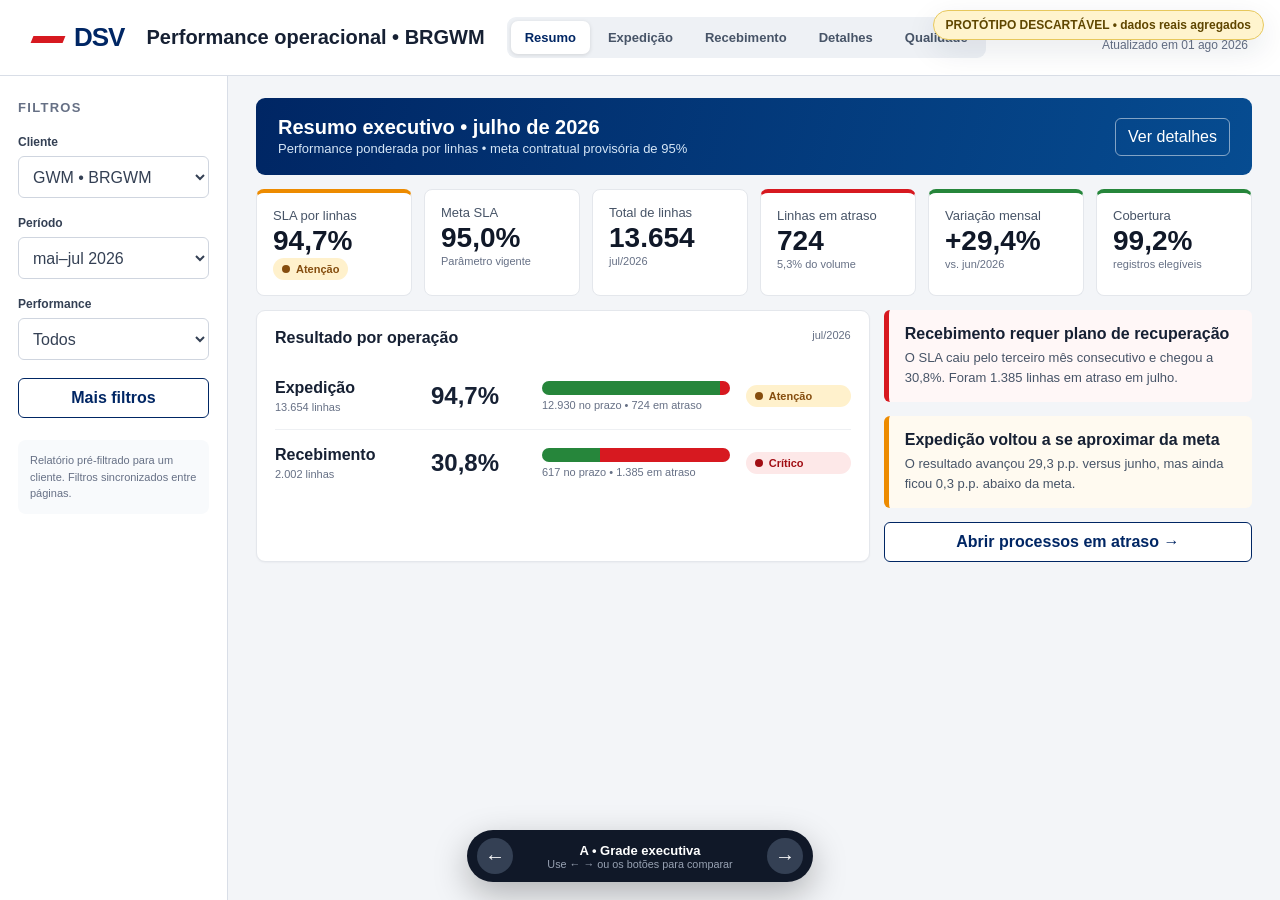
<file: prototypes/powerbi/dashboard_powerbi_prototipo_variantes.html>
<!doctype html>
<html lang="pt-BR">
<head>
  <meta charset="utf-8" />
  <meta name="viewport" content="width=device-width,initial-scale=1" />
  <title>PROTÓTIPO — Performance de Clientes</title>
  <!-- Três variações do dashboard, alternáveis por ?variant=A|B|C. Código descartável para validar UI. -->
  <style>
    :root{
      --navy:#002664;--blue:#004b93;--sky:#8cc8e8;--pale:#dbeef7;--red:#d71920;
      --amber:#ed8b00;--green:#26863b;--ink:#162033;--muted:#667085;--line:#d9dee7;
      --soft:#f3f5f8;--white:#fff;--shadow:0 10px 30px rgba(20,36,66,.10);
    }
    *{box-sizing:border-box} body{margin:0;background:#dfe4ea;color:var(--ink);font-family:"Segoe UI",Arial,sans-serif}
    button,select,input{font:inherit} button{cursor:pointer}
    .prototype-flag{position:fixed;z-index:99;top:10px;right:16px;background:#fff4ce;color:#5f4600;border:1px solid #e7c85d;border-radius:999px;padding:7px 12px;font-size:12px;font-weight:700;box-shadow:var(--shadow)}
    #app{width:min(100vw,1920px);min-height:100vh;margin:auto;background:var(--soft)}
    .switcher{position:fixed;z-index:100;left:50%;bottom:18px;transform:translateX(-50%);display:flex;align-items:center;gap:12px;padding:8px 10px;background:#101828;color:#fff;border-radius:999px;box-shadow:0 12px 35px rgba(0,0,0,.28)}
    .switcher button{width:36px;height:36px;border:0;border-radius:50%;background:#344054;color:#fff;font-size:20px}.switcher button:hover{background:#475467}
    .switcher span{min-width:230px;text-align:center;font-size:13px;font-weight:700}.switcher small{display:block;color:#98a2b3;font-weight:400}
    .topbar{height:76px;display:flex;align-items:center;gap:22px;padding:0 32px;background:#fff;border-bottom:1px solid var(--line)}
    .brand{font-size:26px;font-weight:800;letter-spacing:-1px;color:var(--navy)}.brand i{display:inline-block;width:32px;height:7px;background:var(--red);margin-right:10px;vertical-align:middle;transform:skew(-22deg)}
    .topbar h1{margin:0;font-size:20px;font-weight:600}.updated{margin-left:auto;color:var(--muted);font-size:12px}
    .page-tabs{display:flex;gap:4px;background:#eef1f5;border-radius:9px;padding:4px}
    .page-tabs button{border:0;background:transparent;padding:9px 14px;border-radius:7px;color:#475467;font-size:13px;font-weight:600}.page-tabs button.active{background:#fff;color:var(--navy);box-shadow:0 1px 4px rgba(0,0,0,.12)}
    .filter-panel{background:#fff;border-right:1px solid var(--line);padding:24px 18px;min-width:228px}.filter-panel h3{margin:0 0 20px;font-size:13px;text-transform:uppercase;letter-spacing:.1em;color:var(--muted)}
    .field{margin-bottom:18px}.field label{display:block;font-size:12px;font-weight:700;margin-bottom:7px;color:#344054}.field select,.field input{width:100%;height:42px;border:1px solid #cfd5df;border-radius:6px;background:#fff;padding:0 10px;color:#344054}
    .filter-note{margin-top:22px;padding:12px;border-radius:8px;background:#f8fafc;color:#667085;font-size:11px;line-height:1.5}.more-filter{width:100%;border:1px solid var(--navy);color:var(--navy);background:#fff;padding:10px;border-radius:6px;font-weight:700}
    .kpis{display:grid;grid-template-columns:repeat(6,minmax(0,1fr));gap:12px}.kpi{background:#fff;border:1px solid #e4e7ec;border-radius:8px;padding:15px 16px;min-height:96px}.kpi .label{font-size:13px;color:#475467}.kpi .value{font-size:28px;line-height:1.25;font-weight:750;color:#101828}.kpi .sub{font-size:11px;color:#667085}.kpi.danger{border-top:4px solid var(--red)}.kpi.warn{border-top:4px solid var(--amber)}.kpi.good{border-top:4px solid var(--green)}
    .panel{background:#fff;border:1px solid #e4e7ec;border-radius:9px;padding:18px;box-shadow:0 1px 2px rgba(16,24,40,.04)}.panel h2,.panel h3{margin:0}.panel-title{display:flex;justify-content:space-between;align-items:flex-start;margin-bottom:16px}.panel-title h2{font-size:16px}.panel-title span{font-size:11px;color:var(--muted)}
    .badge{display:inline-flex;align-items:center;gap:6px;border-radius:999px;padding:5px 9px;font-size:11px;font-weight:700}.badge.red{color:#a10e14;background:#fde8e8}.badge.amber{color:#854d0e;background:#fff1cc}.badge.green{color:#176b2b;background:#e5f4e8}.badge.blue{color:var(--navy);background:#e6f1f8}
    .dot{width:8px;height:8px;border-radius:50%;background:currentColor}
    .trend{display:grid;grid-template-columns:repeat(3,1fr);gap:18px;align-items:end;height:240px;padding:20px 24px 0;border-bottom:1px solid #cfd5df}.month{height:100%;display:flex;flex-direction:column;justify-content:flex-end;text-align:center}.month .pct{font-size:18px;font-weight:750;margin-bottom:8px}.bar{margin:auto;width:60%;min-height:4px;border-radius:6px 6px 0 0}.bar.grey{background:#c8ced8}.bar.sky{background:var(--sky)}.bar.navy{background:var(--navy)}.month .name{padding:10px 0;font-size:12px;font-weight:700}.target-line{position:absolute;left:24px;right:24px;top:38px;border-top:2px dashed var(--green)}
    .trend-wrap{position:relative}.target-label{position:absolute;right:28px;top:22px;font-size:10px;color:var(--green);font-weight:700}
    .stack{height:14px;border-radius:999px;overflow:hidden;background:#eef1f5;display:flex}.stack .ok{background:var(--green)}.stack .late{background:var(--red)}
    .op-row{display:grid;grid-template-columns:140px 95px 1fr 105px;gap:16px;align-items:center;padding:16px 0;border-bottom:1px solid #eef0f3}.op-row:last-child{border-bottom:0}.op-name{font-weight:750}.op-value{font-size:24px;font-weight:800}.op-meta{font-size:11px;color:var(--muted);margin-top:4px}
    .insight{border-left:5px solid var(--red);background:#fff7f7;border-radius:6px;padding:15px 16px}.insight strong{display:block;margin-bottom:5px}.insight p{margin:0;color:#475467;font-size:13px;line-height:1.5}
    .table{width:100%;border-collapse:collapse;font-size:12px}.table th{text-align:left;color:#667085;background:#f8fafc;padding:11px;border-bottom:1px solid #dfe3e8}.table td{padding:12px 11px;border-bottom:1px solid #edf0f2}.table tr:hover td{background:#f9fbfd}
    .empty-page{display:grid;place-items:center;height:540px;text-align:center;color:#667085}.empty-page b{display:block;color:#344054;font-size:20px;margin-bottom:10px}
    /* Variant A — classic executive grid */
    .variant-a .body{display:grid;grid-template-columns:228px 1fr;min-height:calc(100vh - 76px)}.variant-a main{padding:22px 28px 90px;overflow:hidden}.variant-a .grid{display:grid;grid-template-columns:1.25fr .75fr;gap:14px;margin-top:14px}.variant-a .narrative{display:grid;gap:14px}.variant-a .hero-strip{background:linear-gradient(105deg,var(--navy),#064c91);color:#fff;border-radius:9px;padding:18px 22px;display:flex;align-items:center;gap:18px;margin-bottom:14px}.variant-a .hero-strip b{font-size:20px}.variant-a .hero-strip span{font-size:13px;color:#d5e6f7}.variant-a .hero-strip .hero-spacer{margin-left:auto}.variant-a .hero-strip button{border:1px solid rgba(255,255,255,.5);background:transparent;color:#fff;border-radius:6px;padding:9px 12px}
    /* Variant B — meeting narrative */
    .variant-b{background:#f8fafc}.variant-b .topbar{background:var(--navy);color:#fff;border:0}.variant-b .brand{color:#fff}.variant-b .updated{color:#d0d9e8}.variant-b .page-tabs{background:rgba(255,255,255,.12)}.variant-b .page-tabs button{color:#d9e5f2}.variant-b .page-tabs button.active{background:#fff;color:var(--navy)}
    .variant-b .body{padding:26px 34px 90px}.variant-b .meeting-head{display:grid;grid-template-columns:320px 1fr 300px;gap:18px}.variant-b .hero-score{background:var(--navy);color:#fff;border-radius:16px;padding:28px;min-height:320px;display:flex;flex-direction:column}.variant-b .hero-score .score{font-size:74px;font-weight:800;letter-spacing:-4px;margin-top:28px}.variant-b .hero-score .score-label{color:#b9cae0}.variant-b .hero-score .goal{margin-top:auto;padding-top:18px;border-top:1px solid rgba(255,255,255,.25);display:flex;justify-content:space-between}.variant-b .story{background:#fff;border-radius:16px;padding:26px;box-shadow:var(--shadow)}.variant-b .story h2{margin:0;font-size:24px}.variant-b .story-grid{display:grid;grid-template-columns:repeat(3,1fr);gap:14px;margin-top:28px}.variant-b .story-month{border-radius:12px;padding:18px;background:#f4f6f9}.variant-b .story-month.current{background:#e8f1fa;border:2px solid var(--navy)}.variant-b .story-month .big{font-size:31px;font-weight:800}.variant-b .talking{background:#fff;border-radius:16px;padding:24px;border:1px solid #e4e7ec}.variant-b .talking h3{margin-top:0}.variant-b .talking li{margin:0 0 16px;padding-left:4px;color:#475467;font-size:13px;line-height:1.45}.variant-b .bottom-band{display:grid;grid-template-columns:repeat(3,1fr);gap:14px;margin-top:16px}.variant-b .metric-band{background:#fff;padding:18px 20px;border-left:5px solid var(--sky);border-radius:8px}.variant-b .metric-band b{font-size:25px}.variant-b .filters-inline{display:flex;gap:12px;margin-bottom:18px}.variant-b .filters-inline select{height:40px;border:1px solid #d0d5dd;border-radius:7px;padding:0 12px;background:#fff}
    /* Variant C — analytical split-screen */
    .variant-c{background:#edf1f5}.variant-c .body{display:grid;grid-template-columns:78px 1fr;min-height:calc(100vh - 76px)}.variant-c .rail{background:#101828;color:#fff;padding:20px 10px;display:flex;flex-direction:column;gap:14px;align-items:center}.variant-c .rail button{width:48px;height:48px;border:0;border-radius:12px;background:#25334a;color:#fff;font-weight:800}.variant-c .rail button.active{background:var(--red)}.variant-c main{padding:20px 24px 90px}.variant-c .control-row{display:flex;align-items:center;gap:12px;margin-bottom:14px}.variant-c .control-row select{height:38px;border:1px solid #cdd4df;border-radius:6px;padding:0 12px;background:#fff}.variant-c .control-row .push{margin-left:auto}.variant-c .split{display:grid;grid-template-columns:1fr 1fr;gap:14px}.variant-c .op-card{background:#fff;border-radius:10px;overflow:hidden;border:1px solid #dce1e8}.variant-c .op-card header{padding:16px 18px;background:#f8fafc;border-bottom:1px solid #e4e7ec;display:flex;justify-content:space-between}.variant-c .op-card .op-content{padding:18px}.variant-c .scoreline{display:grid;grid-template-columns:140px 1fr;gap:20px;align-items:center}.variant-c .donut{width:126px;height:126px;border-radius:50%;display:grid;place-items:center;background:conic-gradient(var(--red) 0 69.18%,#e8ecf1 69.18%)}.variant-c .donut.out{background:conic-gradient(var(--amber) 0 94.7%,#e8ecf1 94.7%)}.variant-c .donut:after{content:"";width:86px;height:86px;border-radius:50%;background:#fff;position:absolute}.variant-c .donut b{z-index:1;font-size:24px}.variant-c .mini-month{display:grid;grid-template-columns:70px 1fr 55px;gap:10px;align-items:center;margin:10px 0;font-size:12px}.variant-c .mini-track{height:10px;background:#edf0f4;border-radius:10px;overflow:hidden}.variant-c .mini-fill{height:100%;background:var(--navy)}.variant-c .exceptions{margin-top:14px;display:grid;grid-template-columns:1.2fr .8fr;gap:14px}.variant-c .exception-list{display:grid;gap:8px}.variant-c .exception{display:grid;grid-template-columns:1fr auto;gap:8px;padding:11px 12px;background:#f8fafc;border-radius:7px}.variant-c .exception small{display:block;color:#667085;margin-top:3px}
    .quality-grid{display:grid;grid-template-columns:repeat(3,1fr);gap:14px}.quality-card{background:#fff;border:1px solid #e4e7ec;border-radius:9px;padding:20px}.quality-card b{font-size:30px}.quality-card p{margin:5px 0 0;color:#667085;font-size:12px;line-height:1.5}
    @media(max-width:1100px){.kpis{grid-template-columns:repeat(3,1fr)}.variant-a .grid,.variant-b .meeting-head,.variant-c .split{grid-template-columns:1fr}.variant-a .filter-panel{display:none}.variant-a .body{grid-template-columns:1fr}.variant-b .meeting-head{display:block}.variant-b .meeting-head>*{margin-bottom:14px}}
  </style>
</head>
<body>
  <div class="prototype-flag">PROTÓTIPO DESCARTÁVEL • dados reais agregados</div>
  <div id="app"></div>
  <div class="switcher" aria-label="Alternador de variações">
    <button id="prev" aria-label="Variação anterior">←</button>
    <span id="variantLabel"></span>
    <button id="next" aria-label="Próxima variação">→</button>
  </div>
  <script>
    const variants={A:'Grade executiva',B:'Narrativa de reunião',C:'Análise lado a lado'};
    const pages=['Resumo','Expedição','Recebimento','Detalhes','Qualidade'];
    let variant=(new URLSearchParams(location.search).get('variant')||'A').toUpperCase();
    if(!variants[variant]) variant='A';
    let page='Resumo';
    const data={
      outbound:[
        {month:'Mai',lines:12263,on:11173,late:1090,sla:91.11},
        {month:'Jun',lines:10170,on:6646,late:3524,sla:65.35},
        {month:'Jul',lines:13654,on:12930,late:724,sla:94.70}
      ],
      inbound:[
        {month:'Mai',lines:1406,on:719,late:687,sla:51.14},
        {month:'Jun',lines:2199,on:928,late:1271,sla:42.20},
        {month:'Jul',lines:2002,on:617,late:1385,sla:30.82}
      ]
    };
    const fmt=n=>new Intl.NumberFormat('pt-BR').format(n);
    const pct=n=>n.toLocaleString('pt-BR',{minimumFractionDigits:1,maximumFractionDigits:1})+'%';
    const current=op=>data[op][2];
    const delta=op=>current(op).sla-data[op][1].sla;
    function status(v){return v>=95?'good':v>=90?'warn':'danger'}
    function badge(v){const s=status(v),t=s==='good'?'Dentro da meta':s==='warn'?'Atenção':'Crítico';return `<span class="badge ${s==='danger'?'red':s==='warn'?'amber':'green'}"><i class="dot"></i>${t}</span>`}
    function tabs(){return `<div class="page-tabs">${pages.map(p=>`<button data-page="${p}" class="${page===p?'active':''}">${p}</button>`).join('')}</div>`}
    function header(dark=false){return `<header class="topbar"><div class="brand"><i></i>DSV</div><h1>Performance operacional • BRGWM</h1>${tabs()}<div class="updated">Dados até 31 jul 2026<br>Atualizado em 01 ago 2026</div></header>`}
    function filters(){return `<aside class="filter-panel"><h3>Filtros</h3><div class="field"><label>Cliente</label><select><option>GWM • BRGWM</option></select></div><div class="field"><label>Período</label><select><option>mai–jul 2026</option></select></div><div class="field"><label>Performance</label><select><option>Todos</option><option>On Time</option><option>Delay</option></select></div><button class="more-filter" data-more>Mais filtros</button><div class="filter-note">Relatório pré-filtrado para um cliente. Filtros sincronizados entre páginas.</div></aside>`}
    function kpis(op){const d=current(op),cov=op==='outbound'?99.23:99.97;return `<section class="kpis">
      <div class="kpi ${status(d.sla)}"><div class="label">SLA por linhas</div><div class="value">${pct(d.sla)}</div><div class="sub">${badge(d.sla)}</div></div>
      <div class="kpi"><div class="label">Meta SLA</div><div class="value">95,0%</div><div class="sub">Parâmetro vigente</div></div>
      <div class="kpi"><div class="label">Total de linhas</div><div class="value">${fmt(d.lines)}</div><div class="sub">jul/2026</div></div>
      <div class="kpi danger"><div class="label">Linhas em atraso</div><div class="value">${fmt(d.late)}</div><div class="sub">${pct(100*d.late/d.lines)} do volume</div></div>
      <div class="kpi ${delta(op)>=0?'good':'danger'}"><div class="label">Variação mensal</div><div class="value">${delta(op)>=0?'+':''}${pct(delta(op))}</div><div class="sub">vs. jun/2026</div></div>
      <div class="kpi good"><div class="label">Cobertura</div><div class="value">${pct(cov)}</div><div class="sub">registros elegíveis</div></div>
    </section>`}
    function trend(op){const arr=data[op];return `<div class="panel trend-wrap"><div class="panel-title"><h2>SLA por linhas • últimos três meses fechados</h2><span>Meta 95%</span></div><div class="target-line"></div><span class="target-label">META</span><div class="trend">${arr.map((d,i)=>`<div class="month"><div class="pct">${pct(d.sla)}</div><div class="bar ${i===0?'grey':i===1?'sky':'navy'}" style="height:${Math.max(8,d.sla*1.65)}px"></div><div class="name">${d.month}/26</div></div>`).join('')}</div></div>`}
    function operationRows(){const o=current('outbound'),i=current('inbound');return `<div class="panel"><div class="panel-title"><h2>Resultado por operação</h2><span>jul/2026</span></div>${[['Expedição',o],['Recebimento',i]].map(([n,d])=>`<div class="op-row"><div><div class="op-name">${n}</div><div class="op-meta">${fmt(d.lines)} linhas</div></div><div class="op-value">${pct(d.sla)}</div><div><div class="stack"><div class="ok" style="width:${d.sla}%"></div><div class="late" style="width:${100-d.sla}%"></div></div><div class="op-meta">${fmt(d.on)} no prazo • ${fmt(d.late)} em atraso</div></div>${badge(d.sla)}</div>`).join('')}</div>`}
    function insights(){return `<div class="narrative"><div class="insight"><strong>Recebimento requer plano de recuperação</strong><p>O SLA caiu pelo terceiro mês consecutivo e chegou a 30,8%. Foram 1.385 linhas em atraso em julho.</p></div><div class="insight" style="border-color:var(--amber);background:#fffaf0"><strong>Expedição voltou a se aproximar da meta</strong><p>O resultado avançou 29,3 p.p. versus junho, mas ainda ficou 0,3 p.p. abaixo da meta.</p></div><button class="more-filter" data-page="Detalhes">Abrir processos em atraso →</button></div>`}
    function detailTable(){return `<div class="panel"><div class="panel-title"><h2>Processos em atraso • amostra para validação visual</h2><span>Ordenado por linhas</span></div><table class="table"><thead><tr><th>Operação</th><th>Processo</th><th>Criação</th><th>Linhas</th><th>Tipo / Status</th><th>Performance</th></tr></thead><tbody>
      <tr><td>Recebimento</td><td>PA-08471</td><td>29/07/2026</td><td>184</td><td>Sea freight</td><td>${badge(30)}</td></tr>
      <tr><td>Expedição</td><td>ORD-239104</td><td>28/07/2026</td><td>126</td><td>STOCK</td><td>${badge(70)}</td></tr>
      <tr><td>Recebimento</td><td>PA-08388</td><td>26/07/2026</td><td>97</td><td>Air freight</td><td>${badge(30)}</td></tr>
      <tr><td>Expedição</td><td>ORD-238771</td><td>24/07/2026</td><td>63</td><td>RUSH</td><td>${badge(70)}</td></tr>
    </tbody></table><div class="filter-note">Identificadores ilustrativos. No Power BI, esta tabela será alimentada pelos registros reais e aberta por drill-through.</div></div>`}
    function quality(){return `<div><div class="quality-grid"><div class="quality-card"><span class="badge green">Expedição</span><br><b>99,23%</b><p>Cobertura observada para BRGWM. 122 registros sem classificação na base completa do cliente.</p></div><div class="quality-card"><span class="badge green">Recebimento</span><br><b>99,97%</b><p>Cobertura de linhas para BRGWM. Um registro sem quantidade de linhas.</p></div><div class="quality-card"><span class="badge amber">Regra ativa</span><br><b>BRBMW</b><p>Cliente excluído de Recebimento devido a datas de criação inválidas em todos os 1.562 registros.</p></div></div><div class="panel" style="margin-top:14px"><h2>Controles antes da publicação</h2><table class="table"><tbody><tr><td>Chaves únicas</td><td><span class="badge green">Aprovado</span></td><td>Chaveamento é único nos dois fatos</td></tr><tr><td>Datas de criação</td><td><span class="badge amber">Monitorar</span></td><td>Tipos mistos e valores inválidos exigem Power Query explícito</td></tr><tr><td>Geografia</td><td><span class="badge red">Fora do escopo</span></td><td>Baixa completude e problemas de codificação</td></tr></tbody></table></div></div>`}
    function contentForPage(op='outbound'){if(page==='Detalhes')return detailTable();if(page==='Qualidade')return quality();if(page==='Expedição')return `${kpis('outbound')}<div style="margin-top:14px">${trend('outbound')}</div>`;if(page==='Recebimento')return `${kpis('inbound')}<div style="margin-top:14px">${trend('inbound')}</div>`;return null}
    function renderA(){let body=contentForPage();if(!body)body=`<div class="hero-strip"><div><b>Resumo executivo • julho de 2026</b><br><span>Performance ponderada por linhas • meta contratual provisória de 95%</span></div><div class="hero-spacer"></div><button data-page="Detalhes">Ver detalhes</button></div>${kpis('outbound')}<div class="grid">${operationRows()}${insights()}</div>`;return `<div class="variant-a">${header()}<div class="body">${filters()}<main>${body}</main></div></div>`}
    function storyMonth(d,i){return `<div class="story-month ${i===2?'current':''}"><small>${d.month}/26</small><div class="big">${pct(d.sla)}</div><div class="op-meta">${fmt(d.late)} linhas atrasadas</div></div>`}
    function renderB(){if(page!=='Resumo'){return `<div class="variant-b">${header(true)}<div class="body"><div class="filters-inline"><select><option>GWM • BRGWM</option></select><select><option>mai–jul 2026</option></select></div>${contentForPage()}</div></div>`}
      const i=current('inbound');return `<div class="variant-b">${header(true)}<main class="body"><div class="filters-inline"><select><option>GWM • BRGWM</option></select><select><option>mai–jul 2026</option></select><button class="more-filter" style="width:auto" data-more>Mais filtros</button></div><section class="meeting-head"><div class="hero-score"><span class="score-label">SLA crítico da reunião</span><div class="score">${pct(i.sla)}</div><div>${badge(i.sla)}</div><div class="goal"><span>Recebimento</span><b>Meta 95%</b></div></div><div class="story"><h2>Recebimento perdeu desempenho por três meses</h2><p style="color:#667085">A leitura começa pelo desvio, percorre a evolução e termina nos processos que exigem ação.</p><div class="story-grid">${data.inbound.map(storyMonth).join('')}</div><button class="more-filter" style="margin-top:24px" data-page="Detalhes">Investigar 1.385 linhas em atraso →</button></div><aside class="talking"><h3>Pontos para a reunião</h3><ol><li>O volume permaneceu próximo de 2 mil linhas, mas o SLA caiu 11,4 p.p.</li><li>Expedição recuperou 29,3 p.p. e encerrou julho próxima da meta.</li><li>A cobertura dos dados é superior a 99% nas duas operações.</li></ol><span class="badge blue">Narrativa orientada a decisão</span></aside></section><section class="bottom-band"><div class="metric-band"><small>Expedição</small><br><b>94,7%</b><div class="op-meta">724 linhas em atraso</div></div><div class="metric-band" style="border-color:var(--red)"><small>Recebimento</small><br><b>30,8%</b><div class="op-meta">1.385 linhas em atraso</div></div><div class="metric-band" style="border-color:var(--green)"><small>Cobertura mínima</small><br><b>99,2%</b><div class="op-meta">base apta à apresentação</div></div></section></main></div>`}
    function miniMonths(op){return data[op].map(d=>`<div class="mini-month"><span>${d.month}/26</span><div class="mini-track"><div class="mini-fill" style="width:${d.sla}%"></div></div><b>${pct(d.sla)}</b></div>`).join('')}
    function opCard(title,op){const d=current(op);return `<article class="op-card"><header><b>${title}</b>${badge(d.sla)}</header><div class="op-content"><div class="scoreline"><div class="donut ${op==='outbound'?'out':''}"><b>${pct(d.sla)}</b></div><div><div class="op-meta">SLA por linhas • jul/26</div><h2 style="margin:5px 0">${fmt(d.lines)} linhas</h2><span style="color:var(--red);font-weight:700">${fmt(d.late)} em atraso</span></div></div><div style="margin-top:18px">${miniMonths(op)}</div></div></article>`}
    function renderC(){if(page!=='Resumo'){return `<div class="variant-c">${header()}<div class="body"><aside class="rail">${pages.map((p,i)=>`<button data-page="${p}" class="${page===p?'active':''}" title="${p}">${i+1}</button>`).join('')}</aside><main>${contentForPage()}</main></div></div>`}return `<div class="variant-c">${header()}<div class="body"><aside class="rail">${pages.map((p,i)=>`<button data-page="${p}" class="${page===p?'active':''}" title="${p}">${i+1}</button>`).join('')}</aside><main><div class="control-row"><b>Visão comparativa</b><select><option>GWM • BRGWM</option></select><select><option>mai–jul 2026</option></select><span class="push badge blue">Meta 95%</span></div><section class="split">${opCard('Expedição','outbound')}${opCard('Recebimento','inbound')}</section><section class="exceptions"><div class="panel"><div class="panel-title"><h2>Maiores exceções para discussão</h2><span>jul/2026</span></div><div class="exception-list"><div class="exception"><div><b>Recebimento • Sea freight</b><small>Concentração de linhas atrasadas</small></div><b style="color:var(--red)">1.385</b></div><div class="exception"><div><b>Expedição • abaixo da meta</b><small>Diferença residual de 0,3 p.p.</small></div><b style="color:var(--amber)">724</b></div></div></div><div class="panel"><h2 style="font-size:16px">Próxima ação</h2><p style="font-size:13px;color:#475467;line-height:1.5">Abrir o detalhe de Recebimento e revisar os processos com maior volume de linhas.</p><button class="more-filter" data-page="Detalhes">Abrir exceções →</button></div></section></main></div></div>`}
    function moreFilters(){return `<div class="panel"><h2>Mais filtros</h2><p style="color:#667085">Página oculta no Power BI. Clique no fundo para retornar.</p><div class="quality-grid" style="margin-top:20px"><div class="field"><label>Tipo de pedido</label><select><option>Todos</option><option>STOCK</option><option>RUSH</option></select></div><div class="field"><label>Status de recebimento</label><select><option>Todos</option><option>Complete</option><option>Air freight</option><option>Sea freight</option></select></div><div class="field"><label>Faixa de linhas</label><select><option>Todas</option><option>1–10</option><option>11–100</option><option>100+</option></select></div></div><button class="more-filter" id="backMore">← Voltar</button></div>`}
    function bind(){document.querySelectorAll('[data-page]').forEach(b=>b.onclick=()=>{page=b.dataset.page;render()});document.querySelectorAll('[data-more]').forEach(b=>b.onclick=()=>{document.querySelector('main').innerHTML=moreFilters();document.getElementById('backMore').onclick=render})}
    function render(){document.getElementById('app').innerHTML=variant==='A'?renderA():variant==='B'?renderB():renderC();document.getElementById('variantLabel').innerHTML=`${variant} • ${variants[variant]}<small>Use ← → ou os botões para comparar</small>`;bind()}
    function cycle(dir){const keys=Object.keys(variants),idx=keys.indexOf(variant);variant=keys[(idx+dir+keys.length)%keys.length];const url=new URL(location);url.searchParams.set('variant',variant);history.replaceState({},'',url);render()}
    document.getElementById('prev').onclick=()=>cycle(-1);document.getElementById('next').onclick=()=>cycle(1);
    addEventListener('keydown',e=>{if(['INPUT','TEXTAREA','SELECT'].includes(document.activeElement.tagName))return;if(e.key==='ArrowLeft')cycle(-1);if(e.key==='ArrowRight')cycle(1)});
    render();
  </script>
</body>
</html>
</file>
